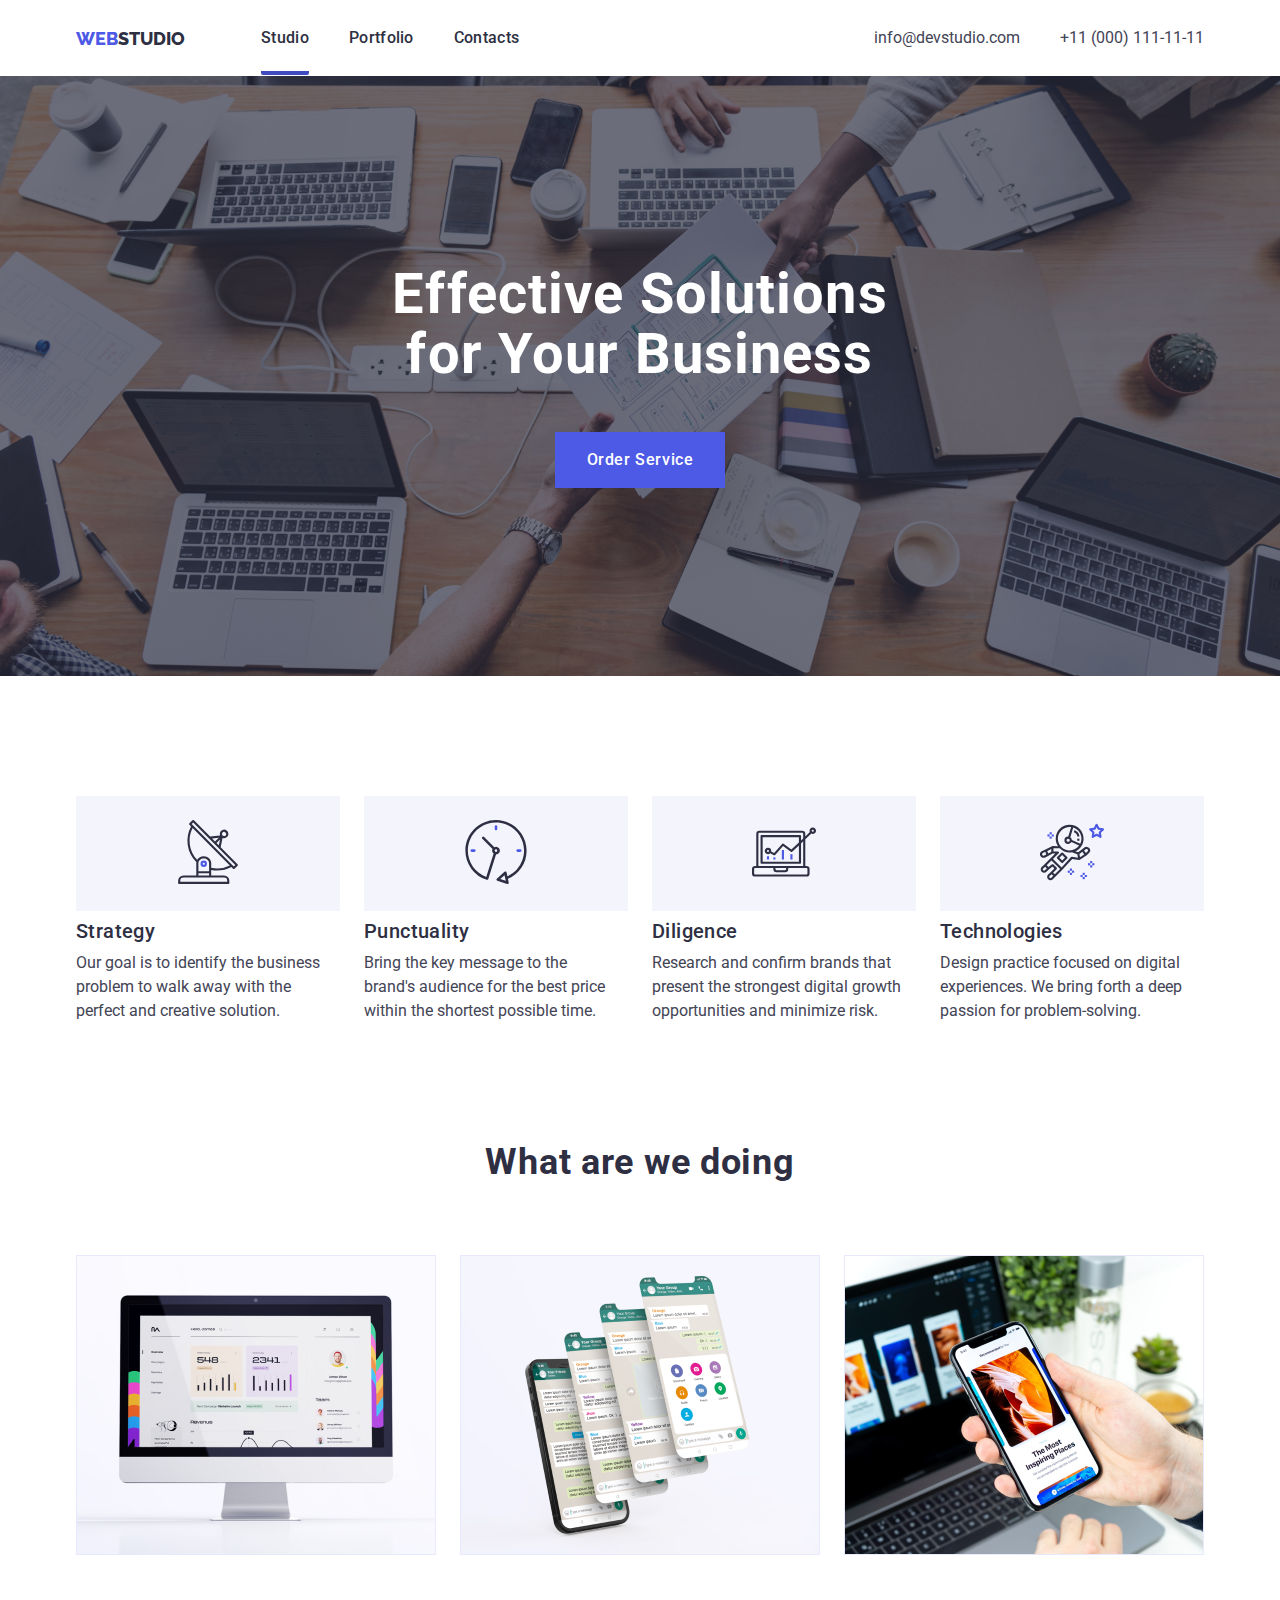
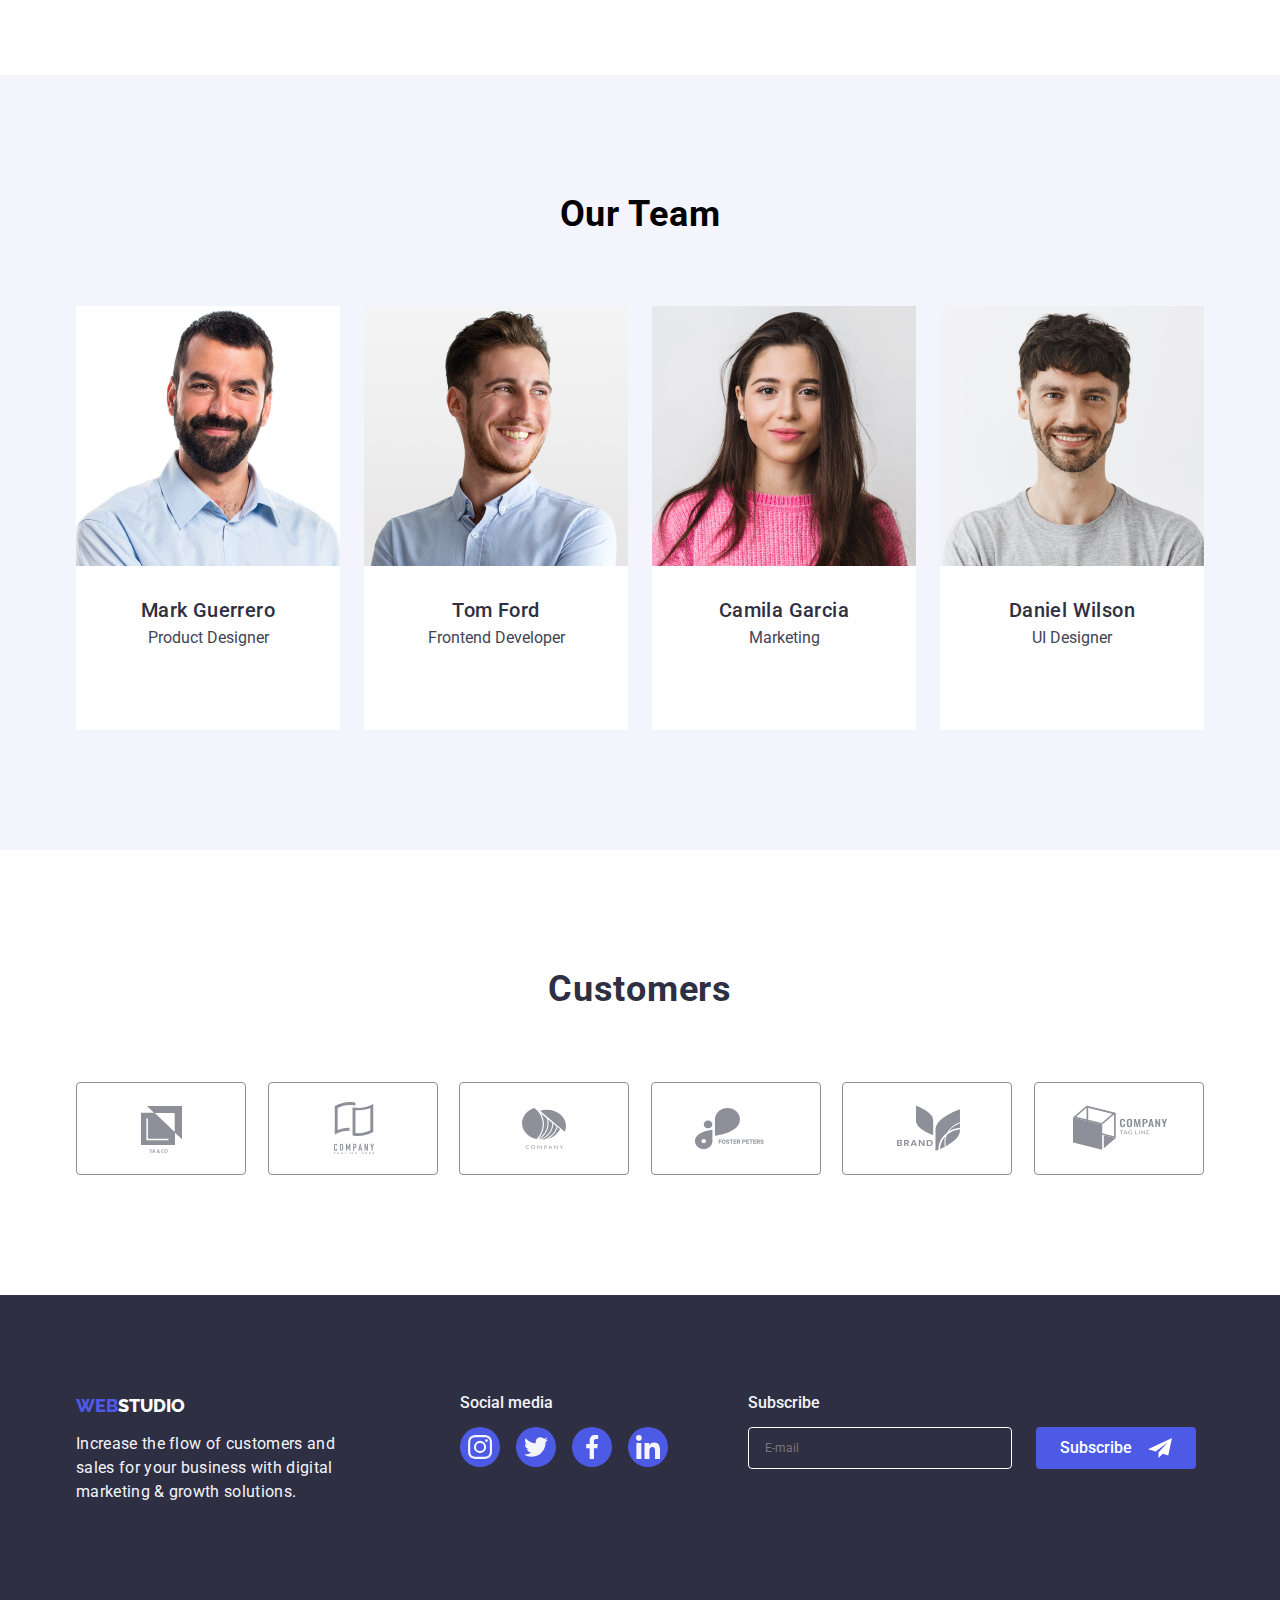
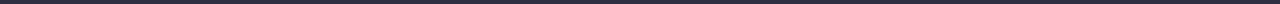
<file: index.html>
<!DOCTYPE html>
<html lang="en">
  <head>
    <meta charset="UTF-8" />
    <meta name="viewport" content="width=device-width, initial-scale=1.0" />
    <link rel="preconnect" href="https://fonts.googleapis.com" />
    <link rel="preconnect" href="https://fonts.gstatic.com" crossorigin />
    <link
      href="https://fonts.googleapis.com/css2?family=Raleway:ital,wght@0,800;1,800&family=Roboto:wght@400;500;700&display=swap"
      rel="stylesheet"
    />
    <link rel="stylesheet" type="text/css" href="styles/main.css" />
    <title>WebStudio</title>
  </head>
  <body>
    <div id="burgerMenu" class="overlay-burger">
      <a href="#" class="close-burger">
        <svg
          width="8"
          height="8"
          fill="none"
          xmlns="http://www.w3.org/2000/svg"
        >
          <path
            d="M8 .806 7.194 0 4 3.194.806 0 0 .806 3.194 4 0 7.194.806 8 4 4.806 7.194 8 8 7.194 4.806 4 8 .806z"
            fill="#2E2F42"
          />
        </svg>
      </a>
      <div class="overlay-content flex">
        <div class="burger-menu-links">
          <a href="index.html" class="burger-menu__link">Studio</a>
          <a href="portfolio.html" class="burger-menu__link">Portfolio</a>
          <a href="#!" class="burger-menu__link">Contacts</a>
        </div>
        <div class="burger-menu-contact-methods">
          <div class="tel-mail flex">
            <a href="tel:+110001111111" class="burger-menu__tel"
              >+11 (000) 111-11-11</a
            >
            <a href="mailto:info@devstudio.com" class="burger-menu__mail"
              >info@devstudio.com</a
            >
          </div>

          <ul class="burger-socials-list flex">
            <li class="burger-socials__item">
              <a href="#!" class="burger-socials__link">
                <svg
                  width="16"
                  height="16"
                  fill="none"
                  xmlns="http://www.w3.org/2000/svg"
                >
                  <g clip-path="url(#a)" fill="#F4F4FD">
                    <path
                      d="M15.984 4.704c-.037-.85-.175-1.435-.372-1.941a3.905 3.905 0 0 0-.925-1.419 3.938 3.938 0 0 0-1.416-.922c-.51-.197-1.09-.335-1.94-.372C10.473.01 10.2 0 8.03 0 5.857 0 5.585.01 4.732.047c-.85.037-1.434.175-1.94.372a3.904 3.904 0 0 0-1.42.925A3.94 3.94 0 0 0 .45 2.76C.253 3.27.116 3.85.078 4.7c-.04.857-.05 1.13-.05 3.301 0 2.173.01 2.445.047 3.298.037.85.175 1.435.372 1.941.203.538.519 1.019.925 1.42.4.405.885.721 1.416.921.51.197 1.09.335 1.941.372.853.038 1.125.047 3.298.047 2.172 0 2.444-.01 3.297-.047.85-.037 1.435-.175 1.941-.372a4.093 4.093 0 0 0 2.341-2.34c.197-.51.335-1.092.372-1.942.038-.853.047-1.125.047-3.297 0-2.173-.003-2.445-.04-3.298Zm-1.44 6.532c-.035.782-.166 1.204-.276 1.485a2.655 2.655 0 0 1-1.519 1.52c-.281.109-.706.24-1.484.274-.844.038-1.097.047-3.232.047-2.135 0-2.391-.01-3.232-.047-.782-.034-1.204-.165-1.485-.275a2.462 2.462 0 0 1-.919-.597 2.487 2.487 0 0 1-.597-.919c-.11-.281-.24-.706-.275-1.484-.037-.844-.047-1.098-.047-3.232 0-2.135.01-2.391.047-3.232.035-.782.166-1.203.275-1.485.128-.347.332-.662.6-.919.26-.265.572-.469.92-.597.28-.11.706-.24 1.484-.275.844-.037 1.097-.047 3.232-.047 2.138 0 2.39.01 3.232.047.781.035 1.203.166 1.484.275.347.128.663.332.92.597.265.26.468.572.596.92.11.28.241.706.275 1.484.038.844.047 1.097.047 3.232 0 2.135-.009 2.385-.046 3.229Z"
                    />
                    <path
                      d="M8.03 3.891a4.111 4.111 0 0 0 0 8.22 4.111 4.111 0 0 0 0-8.22Zm0 6.777a2.667 2.667 0 1 1 0-5.334 2.667 2.667 0 0 1 0 5.334ZM13.262 3.729a.96.96 0 1 1-1.92 0 .96.96 0 0 1 1.92 0Z"
                    />
                  </g>
                  <defs>
                    <clipPath>
                      <path fill="#fff" d="M0 0h16v16H0z" />
                    </clipPath>
                  </defs>
                </svg>
              </a>
            </li>
            <li class="burger-socials__item">
              <a href="#!" class="burger-socials__link">
                <svg
                  width="16"
                  height="16"
                  fill="none"
                  xmlns="http://www.w3.org/2000/svg"
                >
                  <g clip-path="url(#a)">
                    <path
                      d="M16 3.039a6.839 6.839 0 0 1-1.89.518 3.262 3.262 0 0 0 1.443-1.813 6.555 6.555 0 0 1-2.08.794A3.28 3.28 0 0 0 7.799 4.78c0 .26.022.51.076.748a9.284 9.284 0 0 1-6.761-3.431 3.285 3.285 0 0 0 1.008 4.384A3.24 3.24 0 0 1 .64 6.078v.036a3.295 3.295 0 0 0 2.628 3.223 3.274 3.274 0 0 1-.86.108 2.9 2.9 0 0 1-.621-.056 3.311 3.311 0 0 0 3.065 2.285 6.59 6.59 0 0 1-4.067 1.399c-.269 0-.527-.012-.785-.045A9.234 9.234 0 0 0 5.032 14.5c6.036 0 9.336-5 9.336-9.334 0-.145-.005-.285-.012-.424A6.544 6.544 0 0 0 16 3.039Z"
                      fill="#F4F4FD"
                    />
                  </g>
                  <defs>
                    <clipPath>
                      <path fill="#fff" d="M0 0h16v16H0z" />
                    </clipPath>
                  </defs>
                </svg>
              </a>
            </li>
            <li class="burger-socials__item">
              <a href="#!" class="burger-socials__link">
                <svg
                  width="16"
                  height="16"
                  fill="none"
                  xmlns="http://www.w3.org/2000/svg"
                >
                  <g clip-path="url(#a)">
                    <path
                      d="M10.665 2.657h1.46V.113A18.862 18.862 0 0 0 9.997 0C7.891 0 6.45 1.325 6.45 3.76V6H4.125v2.844h2.324V16h2.849V8.845h2.23L11.882 6H9.297V4.04c.001-.822.222-1.384 1.368-1.384Z"
                      fill="#F4F4FD"
                    />
                  </g>
                  <defs>
                    <clipPath>
                      <path fill="#fff" d="M0 0h16v16H0z" />
                    </clipPath>
                  </defs>
                </svg>
              </a>
            </li>
            <li class="burger-socials__item">
              <a href="#!" class="burger-socials__link">
                <svg
                  width="16"
                  height="16"
                  fill="none"
                  xmlns="http://www.w3.org/2000/svg"
                >
                  <g clip-path="url(#a)" fill="#F4F4FD">
                    <path
                      d="M15.996 16H16V10.13c0-2.87-.618-5.082-3.974-5.082-1.613 0-2.696.886-3.138 1.725h-.047V5.317H5.66V16h3.314V10.71c0-1.393.264-2.74 1.988-2.74 1.7 0 1.725 1.59 1.725 2.83V16h3.31ZM.264 5.318h3.317V16H.264V5.318ZM1.921 0C.861 0 0 .86 0 1.92c0 1.06.86 1.94 1.921 1.94s1.922-.88 1.922-1.94C3.842.861 2.98 0 1.92 0Z"
                    />
                  </g>
                  <defs>
                    <clipPath>
                      <path fill="#fff" d="M0 0h16v16H0z" />
                    </clipPath>
                  </defs>
                </svg>
              </a>
            </li>
          </ul>
        </div>
      </div>
    </div>
    <header class="header">
      <div class="container flex">
        <div class="header-navigation flex">
          <a href="index.html" class="header__logo logo">
            <span class="header__logo-highlighted">Web</span>Studio
          </a>
          <nav class="header__nav">
            <ul class="header-nav__list flex">
              <li class="header-nav__item">
                <a href="index.html" class="header-nav__link">Studio</a>
              </li>
              <li class="header-nav__item">
                <a href="portfolio.html" class="header-nav__link">Portfolio</a>
              </li>
              <li class="header-nav__item">
                <a href="#!" class="header-nav__link">Contacts</a>
              </li>
            </ul>
          </nav>
        </div>
        <div class="burger">
          <button class="open-burger">
            <svg
              width="32"
              height="22"
              viewBox="0 0 32 22"
              fill="none"
              xmlns="http://www.w3.org/2000/svg"
            >
              <g clip-path="url(#clip0_297053_2156)">
                <path
                  d="M1.34766 20.0431H30.8861M1.34766 10.7354H30.8861M1.34766 1.42773H30.8861"
                  stroke="#2E2F42"
                  stroke-width="3"
                  stroke-linecap="round"
                  stroke-linejoin="round"
                />
              </g>
              <defs>
                <clipPath id="clip0_297053_2156">
                  <rect width="32" height="22" fill="white" />
                </clipPath>
              </defs>
            </svg>
          </button>
        </div>
        <div class="header-info flex">
          <a href="mailto:info@devstudio.com" class="header__mail"
            >info@devstudio.com</a
          >
          <a href="tel:+110001111111" class="header__tel"
            >+11 (000) 111-11-11</a
          >
        </div>
      </div>
    </header>

    <main class="main">
      <section class="hero">
        <div id="modal" class="modal">
          <div class="modal-content">
            <div class="close-wrapper">
              <span id="closeModalBtn" class="close">&times;</span>
            </div>
            <h2 class="modal__title">
              Leave your contacts and we will call you back
            </h2>
            <form class="modal-form" id="modalForm">
              <p class="modal-form-input__name">Name</p>
              <label for="name" class="modal-form__label">
                <svg
                  width="18"
                  height="18"
                  viewBox="0 0 18 18"
                  fill="none"
                  xmlns="http://www.w3.org/2000/svg"
                  class="modal-form-input__icon"
                >
                  <g clip-path="url(#clip0_660340_1527)">
                    <path
                      d="M9 9C10.6575 9 12 7.6575 12 6C12 4.3425 10.6575 3 9 3C7.3425 3 6 4.3425 6 6C6 7.6575 7.3425 9 9 9ZM9 10.5C6.9975 10.5 3 11.505 3 13.5V14.25C3 14.6625 3.3375 15 3.75 15H14.25C14.6625 15 15 14.6625 15 14.25V13.5C15 11.505 11.0025 10.5 9 10.5Z"
                      fill="#2E2F42"
                    />
                  </g>
                  <defs>
                    <clipPath id="clip0_660340_1527">
                      <rect width="18" height="18" fill="white" />
                    </clipPath>
                  </defs>
                </svg>
                <input
                  id="name"
                  name="name"
                  type="text"
                  required
                  class="modal-form__input"
                />
              </label>
              <p class="modal-form-input__name">Phone</p>
              <label for="phone" class="modal-form__label">
                <svg
                  width="18"
                  height="24"
                  fill="none"
                  xmlns="http://www.w3.org/2000/svg"
                  class="modal-form-input__icon"
                >
                  <g clip-path="url(#a)">
                    <path
                      d="m14.726 13.865-1.838-.21a1.441 1.441 0 0 0-1.187.413l-1.331 1.331A10.888 10.888 0 0 1 5.6 10.63l1.34-1.339a1.44 1.44 0 0 0 .412-1.186l-.21-1.824A1.448 1.448 0 0 0 5.702 5H4.45c-.818 0-1.498.68-1.447 1.498.383 6.18 5.326 11.116 11.499 11.5.818.05 1.498-.63 1.498-1.448v-1.252a1.434 1.434 0 0 0-1.274-1.433z"
                      fill="#2E2F42"
                    />
                  </g>
                  <defs>
                    <clipPath id="a">
                      <path fill="#fff" d="M0 0h18v24H0z" />
                    </clipPath>
                  </defs>
                </svg>
                <input
                  id="phone"
                  name="phone"
                  type="tel"
                  required
                  class="modal-form__input"
                />
              </label>
              <p class="modal-form-input__name">Email</p>
              <label for="email" class="modal-form__label">
                <svg
                  width="18"
                  height="24"
                  fill="none"
                  xmlns="http://www.w3.org/2000/svg"
                  class="modal-form-input__icon"
                >
                  <g clip-path="url(#a)">
                    <path
                      d="M15 6H3c-.825 0-1.492.675-1.492 1.5l-.008 9c0 .825.675 1.5 1.5 1.5h12c.825 0 1.5-.675 1.5-1.5v-9c0-.825-.675-1.5-1.5-1.5zm-.3 3.188-5.302 3.314a.759.759 0 0 1-.796 0L3.3 9.188a.637.637 0 1 1 .675-1.08L9 11.25l5.025-3.143a.637.637 0 1 1 .675 1.08z"
                      fill="#2E2F42"
                    />
                  </g>
                  <defs>
                    <clipPath id="a">
                      <path fill="#fff" d="M0 0h18v24H0z" />
                    </clipPath>
                  </defs>
                </svg>
                <input
                  id="email"
                  name="email"
                  type="email"
                  required
                  class="modal-form__input"
                />
              </label>
              <p class="modal-form-input__name">Comment</p>
              <textarea
                name="comment"
                id="comment"
                class="modal-form__textarea"
                placeholder="Text input"
              ></textarea>
              <label for="privacy" class="modal-form__checkbox">
                <input type="checkbox" id="privacy" name="privacy" required />
                <p class="privacy-text">
                  I accept the terms and conditions of the
                  <a href="#!" class="privacy__link">Privacy Policy</a>
                </p>
              </label>
              <button class="modal-form__button" type="submit">Send</button>
            </form>
          </div>
        </div>
        <div class="overlay">
          <div class="container">
            <h1 class="hero__title">Effective Solutions for Your Business</h1>
            <button class="hero__button" type="button" id="openModalBtn">
              Order Service
            </button>
          </div>
        </div>
      </section>
      <section class="benefits">
        <div class="container">
          <ul class="benefits-list grid">
            <li class="benefits__item">
              <div class="benefits__card">
                <div class="benefits-card__icon">
                  <svg
                    width="64"
                    height="64"
                    viewBox="0 0 64 64"
                    fill="none"
                    xmlns="http://www.w3.org/2000/svg"
                  >
                    <path
                      d="M61.546 44.195 44.66 27.185l1.874-9.23c.484.188.998.287 1.517.29h.014a4.318 4.318 0 1 0-4.017-2.87l-9.92 1.21L17.945.32a1.066 1.066 0 0 0-.753-.32c-.28.001-.548.113-.747.31L13.42 3.318a1.067 1.067 0 0 0 0 1.509l1.628 1.65a29.885 29.885 0 0 0 5.04 35.327c.084.081.183.147.291.195-.068.36-.103.726-.105 1.093v12.374h-12.8A5.34 5.34 0 0 0 2.14 60.8v2.133c.001.59.48 1.067 1.068 1.067h49.067c.589 0 1.066-.478 1.066-1.067V60.8a5.34 5.34 0 0 0-5.332-5.333h-12.8v-5.484c2.005.42 4.048.635 6.097.64a29.7 29.7 0 0 0 14.08-3.567l1.637 1.646c.198.202.47.318.753.32.28-.002.548-.113.746-.31l3.026-3.009a1.067 1.067 0 0 0 0-1.508zM46.56 12.466a2.133 2.133 0 1 1 1.503 3.646h-.006a2.133 2.133 0 0 1-1.493-3.646h-.004zm-2.511 7.01-1.198 5.89-2.351-2.364 3.549-3.527zm-1.213-1.805-3.84 3.82-2.97-2.988 6.81-.83zm5.171 39.93a3.2 3.2 0 0 1 3.2 3.2v1.067H4.275V60.8a3.2 3.2 0 0 1 3.2-3.2h40.533zm-14.933-4.267v2.134H22.408v-2.134h10.667zM22.408 51.2v-8.107c0-2.587 2.393-4.693 5.333-4.693 2.942 0 5.335 2.106 5.335 4.693V51.2H22.408zm12.8-3.392v-4.715c0-3.764-3.35-6.826-7.466-6.826a7.6 7.6 0 0 0-6.563 3.572 27.74 27.74 0 0 1-4.558-31.775l37.204 37.417a27.642 27.642 0 0 1-18.618 2.326zm22.578-1.368-1.503-1.51L17.181 5.59 15.673 4.08l1.51-1.505 15.87 15.96c.007 0 .011.013.019.019L59.3 44.936l-1.514 1.504z"
                      fill="#2E2F42"
                    />
                    <path
                      d="M27.751 40.533h-.008a3.2 3.2 0 0 0-.01 6.4h.01a3.2 3.2 0 0 0 .01-6.4zm.748 3.957a1.067 1.067 0 0 1-1.818-.762 1.068 1.068 0 0 1 1.062-1.061 1.067 1.067 0 0 1 .746 1.823h.01z"
                      fill="#4D5AE5"
                    />
                  </svg>
                </div>
                <h2 class="benefits-card__title">Strategy</h2>
                <p class="benefits-card__descr">
                  Our goal is to identify the business problem to walk away with
                  the perfect and creative solution.
                </p>
              </div>
            </li>
            <li class="benefits__item">
              <div class="benefits__card">
                <div class="benefits-card__icon">
                  <svg
                    width="64"
                    height="64"
                    viewBox="0 0 64 64"
                    fill="none"
                    xmlns="http://www.w3.org/2000/svg"
                  >
                    <g clip-path="url(#clip0_297080_1787)">
                      <path
                        d="M62.593 30.603C62.59 13.698 48.883-.003 31.978 0 15.073.003 1.372 13.71 1.375 30.616a30.61 30.61 0 0 0 21.299 29.152c.12.038.247.058.373.057a1.35 1.35 0 0 0 .685-.187c.27-.16.472-.414.567-.713l7.729-24.5a3.826 3.826 0 1 0-1.68-7.27L20.136 16.942a1.275 1.275 0 0 0-1.803 1.804L28.54 28.964a3.752 3.752 0 0 0 1.073 4.618l-7.365 23.346C7.692 51.566.24 35.42 5.6 20.864 10.964 6.31 27.11-1.145 41.666 4.217 56.22 9.58 63.673 25.726 58.31 40.281a28.087 28.087 0 0 1-14.923 15.948l-.796-3.75a1.275 1.275 0 0 0-2.095-.686l-7.674 6.851a1.275 1.275 0 0 0 .463 2.168l9.797 3.128a1.275 1.275 0 0 0 1.638-1.48l-.782-3.677a30.51 30.51 0 0 0 18.657-28.177zm-30.609-1.276a1.276 1.276 0 1 1 0 2.552 1.276 1.276 0 0 1 0-2.553zm4.201 29.728 4.368-3.896 1.206 5.68-5.575-1.785z"
                        fill="#2E2F42"
                      />
                      <path
                        d="M30.71 6.37v2.55a1.275 1.275 0 1 0 2.55 0V6.37a1.276 1.276 0 0 0-2.55 0z"
                        fill="#4D5AE5"
                      />
                      <path
                        d="M7.752 29.327a1.275 1.275 0 0 0 0 2.55h2.55a1.275 1.275 0 1 0 0-2.55h-2.55z"
                        fill="#4D5AE5"
                      />
                      <path
                        d="M56.216 31.878a1.275 1.275 0 1 0 0-2.55h-2.55a1.276 1.276 0 0 0 0 2.55h2.55z"
                        fill="#4D5AE5"
                      />
                    </g>
                    <defs>
                      <clipPath id="clip0_297080_1787">
                        <rect width="64" height="64" fill="white" />
                      </clipPath>
                    </defs>
                  </svg>
                </div>
                <h2 class="benefits-card__title">Punctuality</h2>
                <p class="benefits-card__descr">
                  Bring the key message to the <br />
                  brand's audience for the best price within the shortest
                  possible time.
                </p>
              </div>
            </li>
            <li class="benefits__item">
              <div class="benefits__card">
                <div class="benefits-card__icon">
                  <svg
                    width="64"
                    height="64"
                    viewBox="0 0 64 64"
                    fill="none"
                    xmlns="http://www.w3.org/2000/svg"
                  >
                    <g clip-path="url(#clip0_297080_1794)">
                      <path
                        d="M29.851 29.93h2.133v9.594h-2.132V29.93z"
                        fill="#4D5AE5"
                      />
                      <path
                        d="M38.38 34.194h2.132v5.33H38.38v-5.33z"
                        fill="#4D5AE5"
                      />
                      <path
                        d="M21.322 37.392h2.132v2.132h-2.132v-2.132z"
                        fill="#4D5AE5"
                      />
                      <path
                        d="M14.925 36.326h2.133v3.198h-2.133v-3.198z"
                        fill="#4D5AE5"
                      />
                      <path
                        d="M3.198 56.582h51.174a3.198 3.198 0 0 0 3.198-3.198v-4.265a3.198 3.198 0 0 0-3.199-3.2h-1.065V19.335l6.056-5.736a3.216 3.216 0 1 0-1.492-1.526l-4.563 4.325v-2.46a3.198 3.198 0 0 0-3.198-3.198H7.463a3.198 3.198 0 0 0-3.199 3.198V45.92H3.198A3.198 3.198 0 0 0 0 49.12v4.264a3.198 3.198 0 0 0 3.198 3.198zm57.57-46.909a1.066 1.066 0 1 1 0 2.133 1.066 1.066 0 0 1 0-2.133zM6.397 13.938c0-.59.477-1.066 1.066-1.066h42.644c.589 0 1.066.477 1.066 1.066v4.477l-2.132 2.026v-4.37c0-.589-.476-1.066-1.065-1.066H9.595c-.589 0-1.066.477-1.066 1.066v26.653c-.001.588.476 1.066 1.065 1.066h38.38c.589-.001 1.066-.479 1.066-1.068V23.375l2.133-2.02V45.92H6.397V13.939zm9.595 13.86a3.198 3.198 0 1 0 2.214 5.496l3.706 1.86c.43.215.953.114 1.273-.246l7.877-8.863 7.744 5.803c.416.311.996.278 1.372-.079l6.73-6.376v16.262H10.662v-24.52H46.91v5.32L39.365 29.6l-7.81-5.854a1.067 1.067 0 0 0-1.435.144l-7.985 8.985-2.986-1.493c.021-.128.035-.257.04-.387a3.2 3.2 0 0 0-3.198-3.198zm1.066 3.197a1.066 1.066 0 1 1-2.133 0 1.066 1.066 0 0 1 2.133 0zm6.396 17.058h10.662v1.066c0 .588-.478 1.065-1.067 1.065h-8.53a1.066 1.066 0 0 1-1.066-1.066v-1.067zM2.132 49.12c0-.59.478-1.067 1.066-1.067h18.124v1.066a3.198 3.198 0 0 0 3.198 3.198h8.53a3.198 3.198 0 0 0 3.198-3.199v-1.067H54.37c.59 0 1.068.477 1.068 1.066v4.264c0 .588-.478 1.066-1.067 1.066H3.2a1.066 1.066 0 0 1-1.066-1.066v-4.265z"
                        fill="#2E2F42"
                      />
                    </g>
                    <defs>
                      <clipPath id="clip0_297080_1794">
                        <rect width="64" height="64" fill="white" />
                      </clipPath>
                    </defs>
                  </svg>
                </div>
                <h2 class="benefits-card__title">Diligence</h2>
                <p class="benefits-card__descr">
                  Research and confirm brands that present the strongest digital
                  growth opportunities and minimize risk.
                </p>
              </div>
            </li>
            <li class="benefits__item">
              <div class="benefits__card">
                <div class="benefits-card__icon">
                  <svg
                    width="64"
                    height="64"
                    viewBox="0 0 64 64"
                    fill="none"
                    xmlns="http://www.w3.org/2000/svg"
                  >
                    <path
                      d="M63.948 9.048a1.068 1.068 0 0 0-.86-.725l-3.822-.556-1.71-3.462c-.358-.73-1.554-.73-1.912 0l-1.71 3.462-3.82.556a1.067 1.067 0 0 0-.592 1.819l2.766 2.695-.653 3.806c-.068.4.096.804.424 1.043.332.241.765.271 1.124.081L56.6 15.97l3.418 1.797a1.068 1.068 0 0 0 1.547-1.124l-.652-3.806 2.766-2.695a1.07 1.07 0 0 0 .268-1.094zm-4.926 2.654c-.25.244-.366.598-.306.944l.382 2.228-2-1.051a1.064 1.064 0 0 0-.995 0l-2.001 1.051.381-2.228a1.068 1.068 0 0 0-.306-.944l-1.62-1.579 2.238-.325c.348-.05.647-.269.803-.583l1-2.027L57.6 9.215c.155.314.455.533.803.583l2.237.325-1.618 1.58z"
                      fill="#4D5AE5"
                    />
                    <path
                      d="M52.267 41.044h-2.133v2.134h2.133v-2.134z"
                      fill="#4D5AE5"
                    />
                    <path
                      d="M52.267 45.311h-2.133v2.135h2.133V45.31z"
                      fill="#4D5AE5"
                    />
                    <path
                      d="M54.4 43.178h-2.133v2.133H54.4V43.18z"
                      fill="#4D5AE5"
                    />
                    <path
                      d="M50.134 43.178H48v2.133h2.134V43.18z"
                      fill="#4D5AE5"
                    />
                    <path
                      d="M44.8 52.778h-2.133v2.133H44.8V52.78z"
                      fill="#4D5AE5"
                    />
                    <path
                      d="M44.8 57.045h-2.133v2.133H44.8v-2.133z"
                      fill="#4D5AE5"
                    />
                    <path
                      d="M46.934 54.911H44.8v2.135h2.134V54.91z"
                      fill="#4D5AE5"
                    />
                    <path
                      d="M42.667 54.911h-2.134v2.135h2.134V54.91z"
                      fill="#4D5AE5"
                    />
                    <path
                      d="M32 48.511h-2.133v2.135H32V48.51z"
                      fill="#4D5AE5"
                    />
                    <path
                      d="M32 52.778h-2.133v2.133H32V52.78z"
                      fill="#4D5AE5"
                    />
                    <path
                      d="M34.133 50.645H32v2.133h2.133v-2.133z"
                      fill="#4D5AE5"
                    />
                    <path
                      d="M29.867 50.645h-2.134v2.133h2.134v-2.133z"
                      fill="#4D5AE5"
                    />
                    <path
                      d="M11.733 12.244H9.6v2.133h2.133v-2.133z"
                      fill="#4D5AE5"
                    />
                    <path
                      d="M11.733 16.51H9.6v2.134h2.133v-2.133z"
                      fill="#4D5AE5"
                    />
                    <path
                      d="M13.866 14.377h-2.133v2.134h2.133v-2.133z"
                      fill="#4D5AE5"
                    />
                    <path
                      d="M9.6 14.377H7.466v2.134H9.6v-2.133z"
                      fill="#4D5AE5"
                    />
                    <path
                      d="M49.43 28.319a3.548 3.548 0 0 0-2.377-1.41 3.553 3.553 0 0 0-2.68.704l-2.503 1.919h-.001l-3.797 2.835-2.715-1.082c4.842-2.172 8.227-7.016 8.227-12.64C43.585 11 37.34 4.78 29.663 4.78S15.74 11 15.74 18.645c0 2.771.83 5.348 2.24 7.517l-5.527-.048h-.01c-.017 0-.03.009-.047.01-.105.004-.209.025-.31.062-.026.01-.052.014-.077.026-.014.006-.026.007-.04.013l-6.465 3.193c-.001-.001-.002-.001-.002 0l-3.787 1.82a.82.82 0 0 0-.126.07 3.56 3.56 0 0 0-1.197 4.592 3.55 3.55 0 0 0 2.112 1.778 3.558 3.558 0 0 0 2.757-.257l2.776-1.476 4.528-2.338 2.714-.018L4.396 44.424s-.002 0-.003.002l-2.677 2.667a3.298 3.298 0 0 0-.98 2.355c0 .89.347 1.727.98 2.357.65.647 1.504.97 2.358.97a3.34 3.34 0 0 0 2.36-.97l2.629-2.618 3.482-2.6 1.801 1.795-3.523 3.508-.003.003-2.678 2.666a3.298 3.298 0 0 0-.98 2.354c0 .89.348 1.727.98 2.358.65.646 1.505.97 2.36.97a3.34 3.34 0 0 0 2.36-.97l2.679-2.667 4.286-4.266c0-.003 0-.004.002-.005l2.019-2-.008-.007c.012-.013.03-.017.043-.031L32.215 38.98l6.942.988a1.052 1.052 0 0 0 .525-.066c.035-.013.066-.03.1-.047.037-.02.078-.03.114-.054l6.427-4.266c.024-.016.036-.042.059-.059.025-.02.057-.028.08-.05l2.544-2.383a3.558 3.558 0 0 0 .424-4.723zm-45.17 7.22c-.346.186-.74.223-1.116.104a1.43 1.43 0 0 1-.425-2.52l2.627-1.264.632 1.849.265.775L4.26 35.54zm6.995-3.655-3.097 1.6-.51-1.493-.367-1.074 4.054-2-.08 2.967zm30.199-13.24c0 1.836-.438 3.568-1.198 5.118l-8.363-3.798a3.722 3.722 0 0 0-1.576-2.776l2.928-9.722c4.755 1.513 8.209 5.95 8.209 11.176zm-23.578 0c0-6.47 5.289-11.735 11.789-11.735.506 0 1 .043 1.49.105l-2.864 9.507c-.037 0-.074-.011-.113-.011a3.744 3.744 0 0 0-3.745 3.734 3.744 3.744 0 0 0 3.745 3.734c1.389 0 2.589-.767 3.236-1.89l7.725 3.51c-2.15 2.893-5.59 4.78-9.473 4.78-6.5 0-11.79-5.264-11.79-11.734zm11.913 1.6c-.001.881-.725 1.6-1.613 1.6a1.608 1.608 0 0 1-1.612-1.6c0-.883.723-1.6 1.612-1.6.888 0 1.612.717 1.612 1.6zM4.929 50.291a1.217 1.217 0 0 1-1.71.002 1.187 1.187 0 0 1 0-1.689l1.925-1.917 1.702 1.695-1.917 1.91zm6.427 7.467a1.216 1.216 0 0 1-1.71 0 1.188 1.188 0 0 1 0-1.688l1.926-1.918.805.801.898.894-1.919 1.91zm6.964-6.938-.003.002-3.53 3.52-.805-.801-.898-.894 3.527-3.512.004-.003c.08-.08.13-.176.18-.27.013-.028.04-.052.052-.08.033-.083.038-.171.05-.258.007-.049.028-.095.028-.145 0-.071-.025-.14-.04-.211-.013-.063-.013-.128-.037-.19-.04-.1-.11-.189-.183-.275-.02-.024-.028-.054-.05-.076l-.003-.005-3.213-3.2c-.034-.034-.078-.048-.116-.077a1.025 1.025 0 0 0-.173-.115.99.99 0 0 0-.187-.065 1.024 1.024 0 0 0-.206-.04 1.035 1.035 0 0 0-.19.01 1.068 1.068 0 0 0-.209.04.987.987 0 0 0-.188.09c-.04.022-.085.03-.122.057l-3.547 2.648-1.801-1.794 4.798-4.773 8.72 8.577-1.854 1.838zm13.638-14.034c-.03-.004-.06.008-.09.006a1.044 1.044 0 0 0-.23.014.983.983 0 0 0-.37.137c-.058.035-.113.074-.165.122-.026.022-.057.033-.08.058l-9.397 10.292-8.656-8.514 5.665-5.636a1.068 1.068 0 0 0-.76-1.822l-4.436.026.054-3.214 6.208.053a13.897 13.897 0 0 0 9.963 4.2c.875 0 1.728-.09 2.559-.244.08.064.159.129.26.17l4.818 1.92.305 1.516.357 1.77-6.006-.854zm8.083.357-.625-3.116 2.892-2.161.758 1.003 1.136 1.509-4.16 2.763zm7.508-5.662-1.676 1.57-1.862-2.473 1.663-1.274c.31-.24.701-.336 1.085-.286.387.054.728.256.96.568.434.584.36 1.398-.17 1.895z"
                      fill="#2E2F42"
                    />
                    <path
                      d="m27.204 37.088-4.286-4.267a1.066 1.066 0 0 0-1.505.001l-4.285 4.268a1.072 1.072 0 0 0 0 1.513l4.285 4.267a1.066 1.066 0 0 0 1.505 0l4.286-4.266a1.067 1.067 0 0 0 0-1.513zm-5.038 3.518-2.773-2.762 2.773-2.761 2.775 2.761-2.774 2.762z"
                      fill="#2E2F42"
                    />
                    <path
                      d="m34.328 10.142-.515 2.071c.142.035 3.476.904 3.476 4.298h2.132c0-4.034-3.331-5.93-5.094-6.368z"
                      fill="#2E2F42"
                    />
                    <path
                      d="M39.422 18.644H37.29v2.134h2.132v-2.134z"
                      fill="#2E2F42"
                    />
                  </svg>
                </div>
                <h2 class="benefits-card__title">Technologies</h2>
                <p class="benefits-card__descr">
                  Design practice focused on digital experiences. We bring forth
                  a deep passion for problem-solving.
                </p>
              </div>
            </li>
          </ul>
        </div>
      </section>
      <section class="activity">
        <div class="container">
          <h2 class="activity__title">What are we doing</h2>
          <div class="activity-photos">
            <img
              src="images/activity/1.jpg"
              alt="Apple iMac"
              class="activity__photo"
              loading="lazy"
            />
            <img
              src="images/activity/2.jpg"
              alt="Iphone"
              class="activity__photo"
              loading="lazy"
            />
            <img
              src="images/activity/3.jpg"
              alt="macbook in the background and iPhone in hand"
              class="activity__photo"
              loading="lazy"
            />
          </div>
        </div>
      </section>
      <section class="team">
        <div class="container">
          <h2 class="team__title">Our Team</h2>
          <ul class="team-list flex">
            <li class="team-list__item">
              <figure class="team-member">
                <img
                  src="images/members/1.jpg"
                  alt="team member"
                  width="264"
                  class="team-member__photo"
                  loading="lazy"
                />
                <figcaption class="team-member-info">
                  <h3 class="team-member__name">Mark Guerrero</h3>
                  <p class="team-member__descr">Product Designer</p>
                  <ul class="member-socials-list flex">
                    <li class="member-socials__item">
                      <a href="#!" class="member-socials__link">
                        <svg
                          width="16"
                          height="16"
                          fill="none"
                          xmlns="http://www.w3.org/2000/svg"
                        >
                          <g clip-path="url(#a)" fill="#F4F4FD">
                            <path
                              d="M15.984 4.704c-.037-.85-.175-1.435-.372-1.941a3.905 3.905 0 0 0-.925-1.419 3.938 3.938 0 0 0-1.416-.922c-.51-.197-1.09-.335-1.94-.372C10.473.01 10.2 0 8.03 0 5.857 0 5.585.01 4.732.047c-.85.037-1.434.175-1.94.372a3.904 3.904 0 0 0-1.42.925A3.94 3.94 0 0 0 .45 2.76C.253 3.27.116 3.85.078 4.7c-.04.857-.05 1.13-.05 3.301 0 2.173.01 2.445.047 3.298.037.85.175 1.435.372 1.941.203.538.519 1.019.925 1.42.4.405.885.721 1.416.921.51.197 1.09.335 1.941.372.853.038 1.125.047 3.298.047 2.172 0 2.444-.01 3.297-.047.85-.037 1.435-.175 1.941-.372a4.093 4.093 0 0 0 2.341-2.34c.197-.51.335-1.092.372-1.942.038-.853.047-1.125.047-3.297 0-2.173-.003-2.445-.04-3.298Zm-1.44 6.532c-.035.782-.166 1.204-.276 1.485a2.655 2.655 0 0 1-1.519 1.52c-.281.109-.706.24-1.484.274-.844.038-1.097.047-3.232.047-2.135 0-2.391-.01-3.232-.047-.782-.034-1.204-.165-1.485-.275a2.462 2.462 0 0 1-.919-.597 2.487 2.487 0 0 1-.597-.919c-.11-.281-.24-.706-.275-1.484-.037-.844-.047-1.098-.047-3.232 0-2.135.01-2.391.047-3.232.035-.782.166-1.203.275-1.485.128-.347.332-.662.6-.919.26-.265.572-.469.92-.597.28-.11.706-.24 1.484-.275.844-.037 1.097-.047 3.232-.047 2.138 0 2.39.01 3.232.047.781.035 1.203.166 1.484.275.347.128.663.332.92.597.265.26.468.572.596.92.11.28.241.706.275 1.484.038.844.047 1.097.047 3.232 0 2.135-.009 2.385-.046 3.229Z"
                            />
                            <path
                              d="M8.03 3.891a4.111 4.111 0 0 0 0 8.22 4.111 4.111 0 0 0 0-8.22Zm0 6.777a2.667 2.667 0 1 1 0-5.334 2.667 2.667 0 0 1 0 5.334ZM13.262 3.729a.96.96 0 1 1-1.92 0 .96.96 0 0 1 1.92 0Z"
                            />
                          </g>
                          <defs>
                            <clipPath>
                              <path fill="#fff" d="M0 0h16v16H0z" />
                            </clipPath>
                          </defs>
                        </svg>
                      </a>
                    </li>
                    <li class="member-socials__item">
                      <a href="#!" class="member-socials__link">
                        <svg
                          width="16"
                          height="16"
                          fill="none"
                          xmlns="http://www.w3.org/2000/svg"
                        >
                          <g clip-path="url(#a)">
                            <path
                              d="M16 3.039a6.839 6.839 0 0 1-1.89.518 3.262 3.262 0 0 0 1.443-1.813 6.555 6.555 0 0 1-2.08.794A3.28 3.28 0 0 0 7.799 4.78c0 .26.022.51.076.748a9.284 9.284 0 0 1-6.761-3.431 3.285 3.285 0 0 0 1.008 4.384A3.24 3.24 0 0 1 .64 6.078v.036a3.295 3.295 0 0 0 2.628 3.223 3.274 3.274 0 0 1-.86.108 2.9 2.9 0 0 1-.621-.056 3.311 3.311 0 0 0 3.065 2.285 6.59 6.59 0 0 1-4.067 1.399c-.269 0-.527-.012-.785-.045A9.234 9.234 0 0 0 5.032 14.5c6.036 0 9.336-5 9.336-9.334 0-.145-.005-.285-.012-.424A6.544 6.544 0 0 0 16 3.039Z"
                              fill="#F4F4FD"
                            />
                          </g>
                          <defs>
                            <clipPath>
                              <path fill="#fff" d="M0 0h16v16H0z" />
                            </clipPath>
                          </defs>
                        </svg>
                      </a>
                    </li>
                    <li class="member-socials__item">
                      <a href="#!" class="member-socials__link">
                        <svg
                          width="16"
                          height="16"
                          fill="none"
                          xmlns="http://www.w3.org/2000/svg"
                        >
                          <g clip-path="url(#a)">
                            <path
                              d="M10.665 2.657h1.46V.113A18.862 18.862 0 0 0 9.997 0C7.891 0 6.45 1.325 6.45 3.76V6H4.125v2.844h2.324V16h2.849V8.845h2.23L11.882 6H9.297V4.04c.001-.822.222-1.384 1.368-1.384Z"
                              fill="#F4F4FD"
                            />
                          </g>
                          <defs>
                            <clipPath>
                              <path fill="#fff" d="M0 0h16v16H0z" />
                            </clipPath>
                          </defs>
                        </svg>
                      </a>
                    </li>
                    <li class="member-socials__item">
                      <a href="#!" class="member-socials__link">
                        <svg
                          width="16"
                          height="16"
                          fill="none"
                          xmlns="http://www.w3.org/2000/svg"
                        >
                          <g clip-path="url(#a)" fill="#F4F4FD">
                            <path
                              d="M15.996 16H16V10.13c0-2.87-.618-5.082-3.974-5.082-1.613 0-2.696.886-3.138 1.725h-.047V5.317H5.66V16h3.314V10.71c0-1.393.264-2.74 1.988-2.74 1.7 0 1.725 1.59 1.725 2.83V16h3.31ZM.264 5.318h3.317V16H.264V5.318ZM1.921 0C.861 0 0 .86 0 1.92c0 1.06.86 1.94 1.921 1.94s1.922-.88 1.922-1.94C3.842.861 2.98 0 1.92 0Z"
                            />
                          </g>
                          <defs>
                            <clipPath>
                              <path fill="#fff" d="M0 0h16v16H0z" />
                            </clipPath>
                          </defs>
                        </svg>
                      </a>
                    </li>
                  </ul>
                </figcaption>
              </figure>
            </li>
            <li class="team-list__item">
              <figure class="team-member">
                <img
                  src="images/members/2.jpg"
                  alt="team member"
                  width="264"
                  class="team-member__photo"
                  loading="lazy"
                />
                <figcaption class="team-member-info">
                  <h3 class="team-member__name">Tom Ford</h3>
                  <p class="team-member__descr">Frontend Developer</p>
                  <ul class="member-socials-list flex">
                    <li class="member-socials__item">
                      <a href="#!" class="member-socials__link">
                        <svg
                          width="16"
                          height="16"
                          fill="none"
                          xmlns="http://www.w3.org/2000/svg"
                        >
                          <g clip-path="url(#a)" fill="#F4F4FD">
                            <path
                              d="M15.984 4.704c-.037-.85-.175-1.435-.372-1.941a3.905 3.905 0 0 0-.925-1.419 3.938 3.938 0 0 0-1.416-.922c-.51-.197-1.09-.335-1.94-.372C10.473.01 10.2 0 8.03 0 5.857 0 5.585.01 4.732.047c-.85.037-1.434.175-1.94.372a3.904 3.904 0 0 0-1.42.925A3.94 3.94 0 0 0 .45 2.76C.253 3.27.116 3.85.078 4.7c-.04.857-.05 1.13-.05 3.301 0 2.173.01 2.445.047 3.298.037.85.175 1.435.372 1.941.203.538.519 1.019.925 1.42.4.405.885.721 1.416.921.51.197 1.09.335 1.941.372.853.038 1.125.047 3.298.047 2.172 0 2.444-.01 3.297-.047.85-.037 1.435-.175 1.941-.372a4.093 4.093 0 0 0 2.341-2.34c.197-.51.335-1.092.372-1.942.038-.853.047-1.125.047-3.297 0-2.173-.003-2.445-.04-3.298Zm-1.44 6.532c-.035.782-.166 1.204-.276 1.485a2.655 2.655 0 0 1-1.519 1.52c-.281.109-.706.24-1.484.274-.844.038-1.097.047-3.232.047-2.135 0-2.391-.01-3.232-.047-.782-.034-1.204-.165-1.485-.275a2.462 2.462 0 0 1-.919-.597 2.487 2.487 0 0 1-.597-.919c-.11-.281-.24-.706-.275-1.484-.037-.844-.047-1.098-.047-3.232 0-2.135.01-2.391.047-3.232.035-.782.166-1.203.275-1.485.128-.347.332-.662.6-.919.26-.265.572-.469.92-.597.28-.11.706-.24 1.484-.275.844-.037 1.097-.047 3.232-.047 2.138 0 2.39.01 3.232.047.781.035 1.203.166 1.484.275.347.128.663.332.92.597.265.26.468.572.596.92.11.28.241.706.275 1.484.038.844.047 1.097.047 3.232 0 2.135-.009 2.385-.046 3.229Z"
                            />
                            <path
                              d="M8.03 3.891a4.111 4.111 0 0 0 0 8.22 4.111 4.111 0 0 0 0-8.22Zm0 6.777a2.667 2.667 0 1 1 0-5.334 2.667 2.667 0 0 1 0 5.334ZM13.262 3.729a.96.96 0 1 1-1.92 0 .96.96 0 0 1 1.92 0Z"
                            />
                          </g>
                          <defs>
                            <clipPath>
                              <path fill="#fff" d="M0 0h16v16H0z" />
                            </clipPath>
                          </defs>
                        </svg>
                      </a>
                    </li>
                    <li class="member-socials__item">
                      <a href="#!" class="member-socials__link">
                        <svg
                          width="16"
                          height="16"
                          fill="none"
                          xmlns="http://www.w3.org/2000/svg"
                        >
                          <g clip-path="url(#a)">
                            <path
                              d="M16 3.039a6.839 6.839 0 0 1-1.89.518 3.262 3.262 0 0 0 1.443-1.813 6.555 6.555 0 0 1-2.08.794A3.28 3.28 0 0 0 7.799 4.78c0 .26.022.51.076.748a9.284 9.284 0 0 1-6.761-3.431 3.285 3.285 0 0 0 1.008 4.384A3.24 3.24 0 0 1 .64 6.078v.036a3.295 3.295 0 0 0 2.628 3.223 3.274 3.274 0 0 1-.86.108 2.9 2.9 0 0 1-.621-.056 3.311 3.311 0 0 0 3.065 2.285 6.59 6.59 0 0 1-4.067 1.399c-.269 0-.527-.012-.785-.045A9.234 9.234 0 0 0 5.032 14.5c6.036 0 9.336-5 9.336-9.334 0-.145-.005-.285-.012-.424A6.544 6.544 0 0 0 16 3.039Z"
                              fill="#F4F4FD"
                            />
                          </g>
                          <defs>
                            <clipPath>
                              <path fill="#fff" d="M0 0h16v16H0z" />
                            </clipPath>
                          </defs>
                        </svg>
                      </a>
                    </li>
                    <li class="member-socials__item">
                      <a href="#!" class="member-socials__link">
                        <svg
                          width="16"
                          height="16"
                          fill="none"
                          xmlns="http://www.w3.org/2000/svg"
                        >
                          <g clip-path="url(#a)">
                            <path
                              d="M10.665 2.657h1.46V.113A18.862 18.862 0 0 0 9.997 0C7.891 0 6.45 1.325 6.45 3.76V6H4.125v2.844h2.324V16h2.849V8.845h2.23L11.882 6H9.297V4.04c.001-.822.222-1.384 1.368-1.384Z"
                              fill="#F4F4FD"
                            />
                          </g>
                          <defs>
                            <clipPath>
                              <path fill="#fff" d="M0 0h16v16H0z" />
                            </clipPath>
                          </defs>
                        </svg>
                      </a>
                    </li>
                    <li class="member-socials__item">
                      <a href="#!" class="member-socials__link">
                        <svg
                          width="16"
                          height="16"
                          fill="none"
                          xmlns="http://www.w3.org/2000/svg"
                        >
                          <g clip-path="url(#a)" fill="#F4F4FD">
                            <path
                              d="M15.996 16H16V10.13c0-2.87-.618-5.082-3.974-5.082-1.613 0-2.696.886-3.138 1.725h-.047V5.317H5.66V16h3.314V10.71c0-1.393.264-2.74 1.988-2.74 1.7 0 1.725 1.59 1.725 2.83V16h3.31ZM.264 5.318h3.317V16H.264V5.318ZM1.921 0C.861 0 0 .86 0 1.92c0 1.06.86 1.94 1.921 1.94s1.922-.88 1.922-1.94C3.842.861 2.98 0 1.92 0Z"
                            />
                          </g>
                          <defs>
                            <clipPath>
                              <path fill="#fff" d="M0 0h16v16H0z" />
                            </clipPath>
                          </defs>
                        </svg>
                      </a>
                    </li>
                  </ul>
                </figcaption>
              </figure>
            </li>
            <li class="team-list__item">
              <figure class="team-member">
                <img
                  src="images/members/3.jpg"
                  alt="team member"
                  width="264"
                  class="team-member__photo"
                  loading="lazy"
                />
                <figcaption class="team-member-info">
                  <h3 class="team-member__name">Camila Garcia</h3>
                  <p class="team-member__descr">Marketing</p>
                  <ul class="member-socials-list flex">
                    <li class="member-socials__item">
                      <a href="#!" class="member-socials__link">
                        <svg
                          width="16"
                          height="16"
                          fill="none"
                          xmlns="http://www.w3.org/2000/svg"
                        >
                          <g clip-path="url(#a)" fill="#F4F4FD">
                            <path
                              d="M15.984 4.704c-.037-.85-.175-1.435-.372-1.941a3.905 3.905 0 0 0-.925-1.419 3.938 3.938 0 0 0-1.416-.922c-.51-.197-1.09-.335-1.94-.372C10.473.01 10.2 0 8.03 0 5.857 0 5.585.01 4.732.047c-.85.037-1.434.175-1.94.372a3.904 3.904 0 0 0-1.42.925A3.94 3.94 0 0 0 .45 2.76C.253 3.27.116 3.85.078 4.7c-.04.857-.05 1.13-.05 3.301 0 2.173.01 2.445.047 3.298.037.85.175 1.435.372 1.941.203.538.519 1.019.925 1.42.4.405.885.721 1.416.921.51.197 1.09.335 1.941.372.853.038 1.125.047 3.298.047 2.172 0 2.444-.01 3.297-.047.85-.037 1.435-.175 1.941-.372a4.093 4.093 0 0 0 2.341-2.34c.197-.51.335-1.092.372-1.942.038-.853.047-1.125.047-3.297 0-2.173-.003-2.445-.04-3.298Zm-1.44 6.532c-.035.782-.166 1.204-.276 1.485a2.655 2.655 0 0 1-1.519 1.52c-.281.109-.706.24-1.484.274-.844.038-1.097.047-3.232.047-2.135 0-2.391-.01-3.232-.047-.782-.034-1.204-.165-1.485-.275a2.462 2.462 0 0 1-.919-.597 2.487 2.487 0 0 1-.597-.919c-.11-.281-.24-.706-.275-1.484-.037-.844-.047-1.098-.047-3.232 0-2.135.01-2.391.047-3.232.035-.782.166-1.203.275-1.485.128-.347.332-.662.6-.919.26-.265.572-.469.92-.597.28-.11.706-.24 1.484-.275.844-.037 1.097-.047 3.232-.047 2.138 0 2.39.01 3.232.047.781.035 1.203.166 1.484.275.347.128.663.332.92.597.265.26.468.572.596.92.11.28.241.706.275 1.484.038.844.047 1.097.047 3.232 0 2.135-.009 2.385-.046 3.229Z"
                            />
                            <path
                              d="M8.03 3.891a4.111 4.111 0 0 0 0 8.22 4.111 4.111 0 0 0 0-8.22Zm0 6.777a2.667 2.667 0 1 1 0-5.334 2.667 2.667 0 0 1 0 5.334ZM13.262 3.729a.96.96 0 1 1-1.92 0 .96.96 0 0 1 1.92 0Z"
                            />
                          </g>
                          <defs>
                            <clipPath>
                              <path fill="#fff" d="M0 0h16v16H0z" />
                            </clipPath>
                          </defs>
                        </svg>
                      </a>
                    </li>
                    <li class="member-socials__item">
                      <a href="#!" class="member-socials__link">
                        <svg
                          width="16"
                          height="16"
                          fill="none"
                          xmlns="http://www.w3.org/2000/svg"
                        >
                          <g clip-path="url(#a)">
                            <path
                              d="M16 3.039a6.839 6.839 0 0 1-1.89.518 3.262 3.262 0 0 0 1.443-1.813 6.555 6.555 0 0 1-2.08.794A3.28 3.28 0 0 0 7.799 4.78c0 .26.022.51.076.748a9.284 9.284 0 0 1-6.761-3.431 3.285 3.285 0 0 0 1.008 4.384A3.24 3.24 0 0 1 .64 6.078v.036a3.295 3.295 0 0 0 2.628 3.223 3.274 3.274 0 0 1-.86.108 2.9 2.9 0 0 1-.621-.056 3.311 3.311 0 0 0 3.065 2.285 6.59 6.59 0 0 1-4.067 1.399c-.269 0-.527-.012-.785-.045A9.234 9.234 0 0 0 5.032 14.5c6.036 0 9.336-5 9.336-9.334 0-.145-.005-.285-.012-.424A6.544 6.544 0 0 0 16 3.039Z"
                              fill="#F4F4FD"
                            />
                          </g>
                          <defs>
                            <clipPath>
                              <path fill="#fff" d="M0 0h16v16H0z" />
                            </clipPath>
                          </defs>
                        </svg>
                      </a>
                    </li>
                    <li class="member-socials__item">
                      <a href="#!" class="member-socials__link">
                        <svg
                          width="16"
                          height="16"
                          fill="none"
                          xmlns="http://www.w3.org/2000/svg"
                        >
                          <g clip-path="url(#a)">
                            <path
                              d="M10.665 2.657h1.46V.113A18.862 18.862 0 0 0 9.997 0C7.891 0 6.45 1.325 6.45 3.76V6H4.125v2.844h2.324V16h2.849V8.845h2.23L11.882 6H9.297V4.04c.001-.822.222-1.384 1.368-1.384Z"
                              fill="#F4F4FD"
                            />
                          </g>
                          <defs>
                            <clipPath>
                              <path fill="#fff" d="M0 0h16v16H0z" />
                            </clipPath>
                          </defs>
                        </svg>
                      </a>
                    </li>
                    <li class="member-socials__item">
                      <a href="#!" class="member-socials__link">
                        <svg
                          width="16"
                          height="16"
                          fill="none"
                          xmlns="http://www.w3.org/2000/svg"
                        >
                          <g clip-path="url(#a)" fill="#F4F4FD">
                            <path
                              d="M15.996 16H16V10.13c0-2.87-.618-5.082-3.974-5.082-1.613 0-2.696.886-3.138 1.725h-.047V5.317H5.66V16h3.314V10.71c0-1.393.264-2.74 1.988-2.74 1.7 0 1.725 1.59 1.725 2.83V16h3.31ZM.264 5.318h3.317V16H.264V5.318ZM1.921 0C.861 0 0 .86 0 1.92c0 1.06.86 1.94 1.921 1.94s1.922-.88 1.922-1.94C3.842.861 2.98 0 1.92 0Z"
                            />
                          </g>
                          <defs>
                            <clipPath>
                              <path fill="#fff" d="M0 0h16v16H0z" />
                            </clipPath>
                          </defs>
                        </svg>
                      </a>
                    </li>
                  </ul>
                </figcaption>
              </figure>
            </li>
            <li class="team-list__item">
              <figure class="team-member">
                <img
                  src="images/members/4.jpg"
                  alt="team member"
                  width="264"
                  class="team-member__photo"
                  loading="lazy"
                />
                <figcaption class="team-member-info">
                  <h3 class="team-member__name">Daniel Wilson</h3>
                  <p class="team-member__descr">UI Designer</p>
                  <ul class="member-socials-list flex">
                    <li class="member-socials__item">
                      <a href="#!" class="member-socials__link">
                        <svg
                          width="16"
                          height="16"
                          fill="none"
                          xmlns="http://www.w3.org/2000/svg"
                        >
                          <g clip-path="url(#a)" fill="#F4F4FD">
                            <path
                              d="M15.984 4.704c-.037-.85-.175-1.435-.372-1.941a3.905 3.905 0 0 0-.925-1.419 3.938 3.938 0 0 0-1.416-.922c-.51-.197-1.09-.335-1.94-.372C10.473.01 10.2 0 8.03 0 5.857 0 5.585.01 4.732.047c-.85.037-1.434.175-1.94.372a3.904 3.904 0 0 0-1.42.925A3.94 3.94 0 0 0 .45 2.76C.253 3.27.116 3.85.078 4.7c-.04.857-.05 1.13-.05 3.301 0 2.173.01 2.445.047 3.298.037.85.175 1.435.372 1.941.203.538.519 1.019.925 1.42.4.405.885.721 1.416.921.51.197 1.09.335 1.941.372.853.038 1.125.047 3.298.047 2.172 0 2.444-.01 3.297-.047.85-.037 1.435-.175 1.941-.372a4.093 4.093 0 0 0 2.341-2.34c.197-.51.335-1.092.372-1.942.038-.853.047-1.125.047-3.297 0-2.173-.003-2.445-.04-3.298Zm-1.44 6.532c-.035.782-.166 1.204-.276 1.485a2.655 2.655 0 0 1-1.519 1.52c-.281.109-.706.24-1.484.274-.844.038-1.097.047-3.232.047-2.135 0-2.391-.01-3.232-.047-.782-.034-1.204-.165-1.485-.275a2.462 2.462 0 0 1-.919-.597 2.487 2.487 0 0 1-.597-.919c-.11-.281-.24-.706-.275-1.484-.037-.844-.047-1.098-.047-3.232 0-2.135.01-2.391.047-3.232.035-.782.166-1.203.275-1.485.128-.347.332-.662.6-.919.26-.265.572-.469.92-.597.28-.11.706-.24 1.484-.275.844-.037 1.097-.047 3.232-.047 2.138 0 2.39.01 3.232.047.781.035 1.203.166 1.484.275.347.128.663.332.92.597.265.26.468.572.596.92.11.28.241.706.275 1.484.038.844.047 1.097.047 3.232 0 2.135-.009 2.385-.046 3.229Z"
                            />
                            <path
                              d="M8.03 3.891a4.111 4.111 0 0 0 0 8.22 4.111 4.111 0 0 0 0-8.22Zm0 6.777a2.667 2.667 0 1 1 0-5.334 2.667 2.667 0 0 1 0 5.334ZM13.262 3.729a.96.96 0 1 1-1.92 0 .96.96 0 0 1 1.92 0Z"
                            />
                          </g>
                          <defs>
                            <clipPath>
                              <path fill="#fff" d="M0 0h16v16H0z" />
                            </clipPath>
                          </defs>
                        </svg>
                      </a>
                    </li>
                    <li class="member-socials__item">
                      <a href="#!" class="member-socials__link">
                        <svg
                          width="16"
                          height="16"
                          fill="none"
                          xmlns="http://www.w3.org/2000/svg"
                        >
                          <g clip-path="url(#a)">
                            <path
                              d="M16 3.039a6.839 6.839 0 0 1-1.89.518 3.262 3.262 0 0 0 1.443-1.813 6.555 6.555 0 0 1-2.08.794A3.28 3.28 0 0 0 7.799 4.78c0 .26.022.51.076.748a9.284 9.284 0 0 1-6.761-3.431 3.285 3.285 0 0 0 1.008 4.384A3.24 3.24 0 0 1 .64 6.078v.036a3.295 3.295 0 0 0 2.628 3.223 3.274 3.274 0 0 1-.86.108 2.9 2.9 0 0 1-.621-.056 3.311 3.311 0 0 0 3.065 2.285 6.59 6.59 0 0 1-4.067 1.399c-.269 0-.527-.012-.785-.045A9.234 9.234 0 0 0 5.032 14.5c6.036 0 9.336-5 9.336-9.334 0-.145-.005-.285-.012-.424A6.544 6.544 0 0 0 16 3.039Z"
                              fill="#F4F4FD"
                            />
                          </g>
                          <defs>
                            <clipPath>
                              <path fill="#fff" d="M0 0h16v16H0z" />
                            </clipPath>
                          </defs>
                        </svg>
                      </a>
                    </li>
                    <li class="member-socials__item">
                      <a href="#!" class="member-socials__link">
                        <svg
                          width="16"
                          height="16"
                          fill="none"
                          xmlns="http://www.w3.org/2000/svg"
                        >
                          <g clip-path="url(#a)">
                            <path
                              d="M10.665 2.657h1.46V.113A18.862 18.862 0 0 0 9.997 0C7.891 0 6.45 1.325 6.45 3.76V6H4.125v2.844h2.324V16h2.849V8.845h2.23L11.882 6H9.297V4.04c.001-.822.222-1.384 1.368-1.384Z"
                              fill="#F4F4FD"
                            />
                          </g>
                          <defs>
                            <clipPath>
                              <path fill="#fff" d="M0 0h16v16H0z" />
                            </clipPath>
                          </defs>
                        </svg>
                      </a>
                    </li>
                    <li class="member-socials__item">
                      <a href="#!" class="member-socials__link">
                        <svg
                          width="16"
                          height="16"
                          fill="none"
                          xmlns="http://www.w3.org/2000/svg"
                        >
                          <g clip-path="url(#a)" fill="#F4F4FD">
                            <path
                              d="M15.996 16H16V10.13c0-2.87-.618-5.082-3.974-5.082-1.613 0-2.696.886-3.138 1.725h-.047V5.317H5.66V16h3.314V10.71c0-1.393.264-2.74 1.988-2.74 1.7 0 1.725 1.59 1.725 2.83V16h3.31ZM.264 5.318h3.317V16H.264V5.318ZM1.921 0C.861 0 0 .86 0 1.92c0 1.06.86 1.94 1.921 1.94s1.922-.88 1.922-1.94C3.842.861 2.98 0 1.92 0Z"
                            />
                          </g>
                          <defs>
                            <clipPath>
                              <path fill="#fff" d="M0 0h16v16H0z" />
                            </clipPath>
                          </defs>
                        </svg>
                      </a>
                    </li>
                  </ul>
                </figcaption>
              </figure>
            </li>
          </ul>
        </div>
      </section>
      <section class="customers">
        <div class="container">
          <h2 class="customers__title">Customers</h2>
          <ul class="customers-list flex">
            <li class="customers-list__item">
              <a href="#!" class="customers-list__link">
                <svg
                  width="104"
                  height="56"
                  fill="none"
                  class="customers-list__icon"
                  xmlns="http://www.w3.org/2000/svg"
                >
                  <path
                    fill-rule="evenodd"
                    clip-rule="evenodd"
                    d="m38 7 7.008 6.676L32 13.67V46.06h34V33.676l7 6.669V7H38zm27.692 25.892-19.87-18.93h19.87v18.93zm-6.169 8.43H37.38V19.538h1.565v20.31h20.578v1.476zm-17.727 10.74-.825-1.698h-.681l1.196 2.246v1.309h.617V52.61l1.197-2.246h-.679l-.825 1.697zm3.042-1.698h.146l1.343 3.555h-.644l-.288-.832h-1.376l-.287.832h-.642l1.338-3.555H44.838zm-.652 2.237h1.041l-.52-1.508-.52 1.508zm4.296-.59a9.549 9.549 0 0 1-.077-.099 1.82 1.82 0 0 1-.213-.349.86.86 0 0 1-.075-.352c0-.185.038-.344.114-.478a.77.77 0 0 1 .325-.308c.14-.073.304-.11.49-.11.181 0 .337.037.467.11a.766.766 0 0 1 .35.984.896.896 0 0 1-.17.254 1.729 1.729 0 0 1-.248.218l-.247.18.704.83a1.407 1.407 0 0 0 .153-.664h.508c0 .173-.017.336-.051.49a1.523 1.523 0 0 1-.26.587l.52.615h-.68l-.207-.243a1.384 1.384 0 0 1-.364.2 1.624 1.624 0 0 1-.552.092c-.236 0-.44-.043-.613-.13a.97.97 0 0 1-.4-.356.975.975 0 0 1-.14-.52c0-.145.03-.272.09-.38.061-.111.143-.214.247-.309.096-.087.206-.174.33-.261zm.292.358-.074.053a.914.914 0 0 0-.193.203.59.59 0 0 0-.034.6.515.515 0 0 0 .198.203.65.65 0 0 0 .32.074c.135 0 .266-.03.393-.09a1.06 1.06 0 0 0 .18-.113l-.79-.93zm.14-.65.218-.146a.791.791 0 0 0 .22-.2.444.444 0 0 0 .066-.25.354.354 0 0 0-.374-.342.362.362 0 0 0-.339.21.502.502 0 0 0 .015.435c.037.077.088.157.154.242l.04.052zm6.22 1.043h-.611a1.108 1.108 0 0 1-.112.393.554.554 0 0 1-.247.242.925.925 0 0 1-.422.083.748.748 0 0 1-.369-.086.707.707 0 0 1-.254-.242 1.192 1.192 0 0 1-.146-.373 2.365 2.365 0 0 1-.047-.488v-.3c0-.19.017-.357.051-.504.036-.148.09-.272.16-.373a.69.69 0 0 1 .26-.23.809.809 0 0 1 .367-.078c.17 0 .309.03.415.088.105.057.185.14.239.25.055.108.091.24.107.392h.61a1.53 1.53 0 0 0-.2-.632 1.128 1.128 0 0 0-.454-.432 1.509 1.509 0 0 0-.717-.157c-.223 0-.424.04-.603.118-.178.078-.33.19-.457.34a1.532 1.532 0 0 0-.293.529c-.067.206-.1.438-.1.693v.296c0 .255.033.486.098.693.066.207.163.383.288.53.125.145.276.257.451.337.176.078.374.117.594.117.286 0 .53-.052.73-.156.2-.105.355-.247.466-.428.11-.182.176-.39.195-.622zm3.39-.523v-.195c0-.268-.035-.509-.107-.72a1.56 1.56 0 0 0-.3-.545 1.277 1.277 0 0 0-.467-.344c-.18-.08-.38-.12-.6-.12-.218 0-.418.04-.598.12-.18.078-.335.193-.467.344-.13.15-.23.332-.302.545a2.241 2.241 0 0 0-.108.72v.195c0 .269.036.51.108.723a1.6 1.6 0 0 0 .307.544c.132.15.288.265.466.345.181.078.38.117.599.117.22 0 .42-.04.6-.117.18-.08.336-.195.464-.345.13-.15.23-.33.3-.544.07-.213.105-.454.105-.723zm-.612-.2v.2c0 .199-.02.375-.059.528a1.159 1.159 0 0 1-.166.388.73.73 0 0 1-.268.237.813.813 0 0 1-.364.078.807.807 0 0 1-.362-.078.772.772 0 0 1-.273-.237 1.167 1.167 0 0 1-.171-.388 2.144 2.144 0 0 1-.059-.528v-.2c0-.198.02-.373.059-.525.04-.153.095-.28.168-.383a.728.728 0 0 1 .271-.234.787.787 0 0 1 .362-.081c.135 0 .256.027.364.08.107.053.197.13.27.235.075.102.132.23.169.383.04.152.059.327.059.525z"
                    fill="#8E8F99"
                  />
                </svg>
              </a>
            </li>
            <li class="customers-list__item">
              <a href="#!" class="customers-list__link">
                <svg
                  width="104"
                  height="56"
                  fill="none"
                  class="customers-list__icon"
                  xmlns="http://www.w3.org/2000/svg"
                >
                  <path
                    fill-rule="evenodd"
                    clip-rule="evenodd"
                    d="M50.114 5.935h-.137c-.21-.013-.42-.018-.63-.023h-.455c-.397 0-.802.01-1.204.03a.625.625 0 0 0-.091 0A28.275 28.275 0 0 0 37.08 8.625l-.432.208v22.142l1.012-.344c.888-.305 1.834-.58 2.813-.834a34.329 34.329 0 0 1 8.095-1.075v2.909c-.362.002-.713.012-1.065.03h-.084a32.36 32.36 0 0 0-6.228.956 31.635 31.635 0 0 0-7.42 2.892V7.112a29.727 29.727 0 0 1 7.785-3.166A29.793 29.793 0 0 1 48.892 3h.427c.511.013 1.01.036 1.478.071 1.233.087 2.456.282 3.655.583v2.863a22.623 22.623 0 0 0-3.541-.534l-.073-.006c-.247-.021-.494-.042-.724-.042zm5.039 2.926c.635.049 1.293.072 1.958.072a31.467 31.467 0 0 0 7.713-.99A31.777 31.777 0 0 0 72.24 5.05v27.89a29.815 29.815 0 0 1-7.786 3.166 29.943 29.943 0 0 1-7.337.944 22.405 22.405 0 0 1-5.565-.656V8.322c.43.1.873.191 1.323.267.739.125 1.518.216 2.277.272zm14.194.217-1.012.34c-.93.313-1.87.593-2.813.842a34.263 34.263 0 0 1-8.406 1.078c-.66 0-1.267-.018-1.854-.056l-.807-.053V34.006l.693.06c.642.057 1.305.085 1.973.085a26.884 26.884 0 0 0 6.62-.857 27.764 27.764 0 0 0 5.174-1.86l.432-.208V9.078z"
                    fill="#8E8F99"
                  />
                  <path
                    d="M35.737 45.212a1.491 1.491 0 0 0-1.126-.455 1.672 1.672 0 0 0-.65.122 1.464 1.464 0 0 0-.832.842c-.08.2-.119.413-.116.628v3.794c-.01.267.042.533.149.778.09.195.219.368.38.509.151.127.329.22.52.27.185.051.376.078.567.078.211.002.42-.043.612-.132a1.6 1.6 0 0 0 .96-1.465v-.424h-.993v.338a.88.88 0 0 1-.058.338.608.608 0 0 1-.144.214.697.697 0 0 1-.415.145.503.503 0 0 1-.465-.204.898.898 0 0 1-.132-.508v-3.538c-.006-.196.036-.39.122-.567a.507.507 0 0 1 .485-.229.527.527 0 0 1 .443.214.806.806 0 0 1 .164.509v.328h.982v-.387a1.79 1.79 0 0 0-.121-.664 1.56 1.56 0 0 0-.332-.534zM41.629 45.17a1.765 1.765 0 0 0-1.128-.418c-.202 0-.403.037-.592.107A1.56 1.56 0 0 0 39 45.7c-.1.231-.15.482-.145.735v3.638c-.007.256.043.51.145.745.09.196.22.37.384.509.152.14.33.25.524.32.19.07.39.106.592.107a1.714 1.714 0 0 0 1.128-.427c.158-.142.285-.315.374-.509.102-.234.151-.489.145-.745v-3.639a1.77 1.77 0 0 0-.145-.734 1.641 1.641 0 0 0-.374-.532zm-.463 4.904a.656.656 0 0 1-.197.527.727.727 0 0 1-.934 0 .65.65 0 0 1-.197-.527v-3.639a.653.653 0 0 1 .197-.526.726.726 0 0 1 .934 0 .652.652 0 0 1 .197.526v3.64zM49.367 51.7v-6.89h-.953l-1.253 3.647h-.017l-1.263-3.646h-.943v6.888h.984v-4.19h.018l.963 2.962h.491l.971-2.962h.018v4.19h.984zM54.958 45.294c-.151-.17-.343-.3-.556-.377a2.184 2.184 0 0 0-.714-.107h-1.462v6.89h.982v-2.691h.505c.307.014.611-.051.886-.188a1.43 1.43 0 0 0 .539-.527c.113-.183.19-.387.225-.6a4.9 4.9 0 0 0 .053-.783c.01-.33-.023-.662-.096-.984a1.466 1.466 0 0 0-.362-.633zm-.506 2.1a.867.867 0 0 1-.091.359.552.552 0 0 1-.253.241 1.006 1.006 0 0 1-.463.087h-.448v-2.342h.506a.942.942 0 0 1 .443.086.556.556 0 0 1 .23.254c.054.121.083.252.086.384v.458c0 .16.01.326 0 .473h-.01zM59.608 44.81h-.805l-1.518 6.89h.982l.288-1.48h1.339l.288 1.48h.981l-1.555-6.89zm-.906 4.471.483-2.497h.018l.48 2.497h-.981zM65.95 48.96h-.018l-1.482-4.15h-.944v6.89h.981v-4.143h.02l1.5 4.142h.924v-6.888h-.981v4.15zM71.948 44.81l-.79 2.74h-.02l-.79-2.74H69.31l1.348 3.978v2.911h.982v-2.911l1.348-3.977h-1.04zM33 53.645h.473v1.327h.321v-1.328h.47v-.272H33v.273zM36.977 53.372l-.62 1.6h.341l.132-.364h.638l.136.364h.35l-.636-1.6h-.341zm-.05.967.217-.593.217.593h-.435zM40.908 54.382h.37v.206a.613.613 0 0 1-.38.135.404.404 0 0 1-.34-.153.67.67 0 0 1-.118-.417c0-.356.154-.534.46-.534a.337.337 0 0 1 .362.255l.316-.062c-.068-.312-.293-.47-.678-.47a.804.804 0 0 0-.559.206.78.78 0 0 0-.23.615.872.872 0 0 0 .205.6.776.776 0 0 0 .607.235.96.96 0 0 0 .678-.255v-.63h-.693v.27zM44.923 53.372h-.324v1.6h1.12V54.7h-.796v-1.328zM48.318 53.372h-.324v1.6h.324v-1.6zM51.636 54.44l-.655-1.068h-.313v1.6h.3v-1.045l.643 1.045h.322v-1.6h-.297v1.069zM54.637 54.267h.797v-.272h-.797v-.35h.857v-.273h-1.181v1.6h1.214V54.7h-.89v-.433zM61.912 54.003h-.63v-.63h-.32v1.599h.32v-.7h.63v.7h.322v-1.6h-.322v.631zM64.93 54.267h.8v-.272h-.8v-.35h.86v-.273H64.61v1.6h1.212V54.7h-.89v-.433zM69.023 54.268c.279-.044.42-.191.42-.445a.383.383 0 0 0-.157-.356.904.904 0 0 0-.468-.094h-.678v1.599h.322v-.669h.063a.431.431 0 0 1 .2.036c.047.029.086.069.114.117l.349.508h.384l-.195-.312a1.115 1.115 0 0 0-.354-.384zm-.324-.222h-.237v-.401h.253a.84.84 0 0 1 .326.038.21.21 0 0 1-.015.325.913.913 0 0 1-.327.038zM72.11 54.267h.796v-.272h-.796v-.35h.86v-.273h-1.184v1.6H73V54.7h-.89v-.433z"
                    fill="#8E8F99"
                  />
                </svg>
              </a>
            </li>
            <li class="customers-list__item">
              <a href="#!" class="customers-list__link">
                <svg
                  width="104"
                  height="56"
                  fill="none"
                  class="customers-list__icon"
                  xmlns="http://www.w3.org/2000/svg"
                >
                  <path
                    d="M36.81 49.223c.016 0 .032.004.046.01a.123.123 0 0 1 .04.023l.22.208a1.819 1.819 0 0 1-.62.394c-.28.1-.58.148-.881.141a2.38 2.38 0 0 1-.829-.132 1.822 1.822 0 0 1-.623-.372 1.667 1.667 0 0 1-.403-.576 1.89 1.89 0 0 1-.141-.738 1.763 1.763 0 0 1 .152-.741c.096-.214.242-.41.428-.575a2.01 2.01 0 0 1 .662-.376 2.64 2.64 0 0 1 .853-.132c.27-.005.54.036.792.12.219.082.42.194.594.333l-.185.222a.179.179 0 0 1-.047.04.128.128 0 0 1-.075.017.183.183 0 0 1-.08-.024l-.1-.059-.137-.075a1.604 1.604 0 0 0-.436-.133 1.97 1.97 0 0 0-.329-.023 1.813 1.813 0 0 0-.613.099 1.41 1.41 0 0 0-.48.278c-.138.129-.244.28-.312.444a1.47 1.47 0 0 0-.113.585 1.5 1.5 0 0 0 .113.594 1.262 1.262 0 0 0 .765.715c.18.064.373.096.568.094.113.002.226-.005.337-.019a1.348 1.348 0 0 0 .729-.304.175.175 0 0 1 .105-.038zM43.186 48.18c.004.25-.047.5-.149.734a1.59 1.59 0 0 1-.416.57c-.184.162-.406.29-.652.373a2.732 2.732 0 0 1-1.678 0 1.944 1.944 0 0 1-.65-.375 1.67 1.67 0 0 1-.419-.575 1.885 1.885 0 0 1 0-1.47c.094-.214.237-.41.42-.578.185-.157.406-.28.649-.36.54-.18 1.138-.18 1.678 0 .245.085.467.212.651.375a1.689 1.689 0 0 1 .566 1.306zm-.58 0c.005-.2-.03-.4-.104-.59a1.213 1.213 0 0 0-.762-.719 1.971 1.971 0 0 0-1.22 0 1.314 1.314 0 0 0-.467.279 1.184 1.184 0 0 0-.298.44c-.14.385-.14.796 0 1.18.062.163.164.313.298.441.13.12.29.215.467.276.393.126.826.126 1.22 0 .177-.061.337-.156.466-.276.133-.128.233-.279.296-.441.074-.19.11-.39.104-.59zM47.536 48.799l.058.132c.023-.047.042-.09.064-.132.021-.045.045-.088.072-.13l1.41-2.19c.028-.039.053-.062.08-.07a.388.388 0 0 1 .116-.011h.417v3.563h-.494v-2.73a.929.929 0 0 1 0-.123l-1.419 2.221a.203.203 0 0 1-.083.081.252.252 0 0 1-.121.03h-.08a.25.25 0 0 1-.122-.03.2.2 0 0 1-.082-.08l-1.46-2.236V49.954h-.478v-3.556h.417a.389.389 0 0 1 .115.012.155.155 0 0 1 .078.068l1.44 2.193c.029.04.053.084.072.128zM52.845 48.622v1.334h-.552v-3.558h1.23c.233-.004.465.022.688.078.179.043.344.118.486.221a.92.92 0 0 1 .276.35c.065.145.097.299.094.455a.99.99 0 0 1-.4.811 1.42 1.42 0 0 1-.49.236c-.214.058-.439.086-.664.082l-.668-.01zm0-.382h.668c.145.001.29-.017.428-.055a.94.94 0 0 0 .309-.153.673.673 0 0 0 .254-.535.592.592 0 0 0-.056-.29.687.687 0 0 0-.193-.243 1.202 1.202 0 0 0-.742-.191h-.668v1.467zM60.264 49.961h-.436a.21.21 0 0 1-.121-.033.224.224 0 0 1-.072-.082l-.375-.861h-1.886l-.389.86a.196.196 0 0 1-.069.08.21.21 0 0 1-.124.036h-.436l1.656-3.563h.574l1.678 3.563zm-2.732-1.323h1.557l-.657-1.45a2.332 2.332 0 0 1-.125-.335l-.063.186c-.02.057-.041.108-.06.15l-.652 1.45zM62.65 46.414a.234.234 0 0 1 .082.064l2.416 2.686v-2.766h.494v3.563h-.276a.273.273 0 0 1-.114-.02.3.3 0 0 1-.088-.067l-2.412-2.684a.964.964 0 0 1 0 .123v2.648h-.494v-3.563h.292c.034-.001.068.004.1.016zM69.71 48.544v1.415h-.552v-1.415l-1.526-2.146h.494a.201.201 0 0 1 .119.03c.03.023.055.05.074.08l.955 1.385a1.394 1.394 0 0 1 .168.316l.072-.153c.027-.056.059-.11.094-.163l.941-1.394a.376.376 0 0 1 .072-.076.187.187 0 0 1 .119-.035h.5l-1.53 2.156zM47.263 40.417c.24.026.483.047.729.066 3.725-1.423 6.875-3.753 9.059-6.699 2.183-2.945 3.302-6.374 3.216-9.86l-4.104-3.507c.834 3.711.444 7.547-1.128 11.08-1.572 3.531-4.263 6.62-7.772 8.92z"
                    fill="#8E8F99"
                  />
                  <path
                    d="m45.797 40.254.11.019c3.75-2.292 6.61-5.492 8.208-9.187 1.599-3.695 1.863-7.714.758-11.539l-5.846-4.995c2.365 4.106 3.317 8.701 2.745 13.25-.572 4.55-2.644 8.868-5.974 12.452zM65.625 28.042c-.993 3.83-3.406 7.284-6.879 9.85a21.958 21.958 0 0 1-3.268 2.004c2.828-.71 5.428-1.966 7.598-3.67 2.17-1.705 3.854-3.812 4.92-6.16l-2.37-2.024z"
                    fill="#8E8F99"
                  />
                  <path
                    d="m64.695 27.478-3.376-2.884c-.065 3.288-1.159 6.502-3.169 9.307-2.01 2.805-4.863 5.099-8.262 6.643h.017c.757 0 1.514-.039 2.266-.115 3.176-1.108 5.983-2.87 8.168-5.13 2.185-2.26 3.682-4.947 4.356-7.82zM46.286 12.446 42.26 9c-3.6 1.189-6.697 3.278-8.884 5.995-2.188 2.718-3.364 5.936-3.375 9.234.014 3.643 1.449 7.18 4.08 10.048 2.63 2.868 6.305 4.905 10.442 5.789 3.694-3.846 5.857-8.597 6.174-13.564.317-4.967-1.228-9.89-4.41-14.056zM74 26.948c-.015-4.323-2.031-8.466-5.61-11.523-3.577-3.057-8.426-4.78-13.486-4.793a21.774 21.774 0 0 0-6.838 1.087l24.659 21.068A14.086 14.086 0 0 0 74 26.947z"
                    fill="#8E8F99"
                  />
                </svg>
              </a>
            </li>
            <li class="customers-list__item">
              <a href="#!" class="customers-list__link">
                <svg
                  width="104"
                  height="56"
                  fill="none"
                  class="customers-list__icon"
                  xmlns="http://www.w3.org/2000/svg"
                >
                  <path
                    d="M24.078 21.518h-.003c-2.385 0-4.32 1.744-4.32 3.894v.003c0 2.15 1.935 3.894 4.32 3.894h.003c2.386 0 4.32-1.743 4.32-3.894v-.003c0-2.15-1.934-3.894-4.32-3.894zM55.961 20.273c-.006-2.988-1.325-5.85-3.668-7.964C49.95 10.197 46.775 9.007 43.46 9c-3.314.005-6.491 1.195-8.835 3.308-2.344 2.113-3.664 4.977-3.67 7.965v16.474s25.003-2.51 25.005-16.471v-.003zM11 42.154c.006 2.079.924 4.071 2.554 5.541 1.63 1.47 3.84 2.299 6.145 2.305 2.305-.006 4.514-.834 6.144-2.304 1.63-1.47 2.548-3.46 2.555-5.54V30.695S11 32.442 11 42.154zm8.699 2.054c-.45 0-.891-.12-1.266-.346a2.115 2.115 0 0 1-.839-.922 1.867 1.867 0 0 1-.13-1.186 2 2 0 0 1 .624-1.052 2.365 2.365 0 0 1 1.167-.562c.442-.08.9-.039 1.316.117.416.155.772.419 1.022.756.25.338.384.735.384 1.141.001.27-.057.539-.171.789-.114.25-.282.477-.493.669a2.31 2.31 0 0 1-.74.447 2.495 2.495 0 0 1-.874.157v-.008zM35.609 40.515v4.266h-.879v-4.266h.879zm1.7 1.822v.686h-1.94v-.686h1.94zm.204-1.822v.688H35.37v-.688h2.144zm4.014 2.033v.202c0 .325-.044.616-.132.873a1.92 1.92 0 0 1-.372.66c-.16.18-.352.317-.574.413a1.83 1.83 0 0 1-.736.143c-.267 0-.512-.048-.735-.143a1.648 1.648 0 0 1-.574-.413 1.93 1.93 0 0 1-.378-.66 2.696 2.696 0 0 1-.132-.873v-.202c0-.326.044-.617.132-.873a1.92 1.92 0 0 1 .372-.659c.162-.182.353-.32.574-.416.223-.096.468-.144.736-.144.27 0 .514.048.735.144.223.096.414.234.574.416.162.182.287.401.375.66.09.255.135.546.135.872zm-.888.202v-.208c0-.226-.02-.425-.061-.597a1.295 1.295 0 0 0-.182-.434.784.784 0 0 0-.293-.264.838.838 0 0 0-.395-.09c-.149 0-.28.03-.396.09a.791.791 0 0 0-.29.264 1.333 1.333 0 0 0-.179.434 2.587 2.587 0 0 0-.061.597v.208c0 .225.02.424.061.598.041.172.102.317.182.437.08.117.178.206.293.266.115.06.247.091.395.091.149 0 .28-.03.396-.09a.786.786 0 0 0 .29-.267c.078-.12.138-.265.179-.437a2.61 2.61 0 0 0 .061-.598zm3.741.914a.563.563 0 0 0-.035-.205.388.388 0 0 0-.123-.17 1.09 1.09 0 0 0-.255-.155 3.587 3.587 0 0 0-.425-.158 5.377 5.377 0 0 1-.55-.211 2.261 2.261 0 0 1-.457-.272 1.228 1.228 0 0 1-.31-.367 1.01 1.01 0 0 1-.112-.483 1 1 0 0 1 .117-.483c.078-.147.188-.272.328-.375.14-.106.307-.187.498-.244.194-.056.405-.085.636-.085.314 0 .589.057.823.17.234.114.416.269.545.466.13.197.196.423.196.677h-.873a.658.658 0 0 0-.079-.328.535.535 0 0 0-.234-.226.835.835 0 0 0-.393-.082.908.908 0 0 0-.38.07.507.507 0 0 0-.23.185.454.454 0 0 0-.075.258c0 .072.017.138.052.196a.594.594 0 0 0 .165.164c.072.051.16.099.266.144.106.045.228.089.366.132.233.07.437.149.613.237.177.088.326.186.445.296.12.11.209.233.27.372.06.139.09.296.09.472a1.024 1.024 0 0 1-.422.87c-.136.101-.3.178-.489.231-.19.053-.401.08-.636.08-.21 0-.419-.028-.624-.083a1.894 1.894 0 0 1-.56-.255 1.285 1.285 0 0 1-.398-.433c-.1-.176-.149-.384-.149-.624h.882c0 .133.02.245.061.337a.563.563 0 0 0 .173.222.743.743 0 0 0 .27.123c.105.026.22.038.345.038a.939.939 0 0 0 .375-.064.463.463 0 0 0 .293-.437zm3.384-3.149v4.266h-.876v-4.266h.876zm1.313 0v.688h-3.48v-.688h3.48zm3.363 3.58v.686h-2.27v-.686h2.27zm-1.983-3.58v4.266h-.88v-4.266h.88zm1.687 1.737v.668h-1.975v-.668h1.975zm.293-1.737v.688h-2.268v-.688h2.268zm.516 0h1.59c.327 0 .607.049.841.146.237.098.418.243.545.434.127.191.19.427.19.706 0 .229-.038.425-.117.589a1.1 1.1 0 0 1-.325.407 1.685 1.685 0 0 1-.489.258l-.278.147h-1.383l-.006-.686h1.028a.805.805 0 0 0 .384-.082.537.537 0 0 0 .229-.229.703.703 0 0 0 .079-.34.773.773 0 0 0-.076-.354.514.514 0 0 0-.232-.228.855.855 0 0 0-.39-.08h-.712v3.578h-.878v-4.266zm2.384 4.266-.972-1.902.928-.006.985 1.867v.04h-.94zm4.615-1.52h-1.087v-.686h1.087a.892.892 0 0 0 .41-.082.527.527 0 0 0 .231-.235.86.86 0 0 0 0-.691.592.592 0 0 0-.231-.264.76.76 0 0 0-.41-.1h-.783v3.578h-.878v-4.266h1.66c.335 0 .62.06.86.182.24.119.423.284.55.495.127.21.19.452.19.723 0 .276-.063.514-.19.715-.127.201-.31.357-.55.466-.24.11-.525.164-.86.164zm5.068.834v.686h-2.27v-.686h2.27zm-1.983-3.58v4.266h-.88v-4.266h.88zm1.687 1.737v.668H62.75v-.668h1.975zm.293-1.737v.688H62.75v-.688h2.267zm2.482 0v4.266h-.876v-4.266h.876zm1.312 0v.688h-3.48v-.688h3.48zm3.363 3.58v.686h-2.27v-.686h2.27zm-1.983-3.58v4.266h-.879v-4.266h.879zm1.687 1.737v.668h-1.974v-.668h1.974zm.293-1.737v.688h-2.267v-.688h2.267zm.516 0h1.59c.327 0 .607.049.842.146.236.098.418.243.545.434.126.191.19.427.19.706 0 .229-.04.425-.117.589a1.103 1.103 0 0 1-.325.407 1.687 1.687 0 0 1-.49.258l-.278.147h-1.383l-.006-.686h1.029a.805.805 0 0 0 .383-.082.538.538 0 0 0 .229-.229.704.704 0 0 0 .08-.34.771.771 0 0 0-.077-.354.514.514 0 0 0-.231-.228.855.855 0 0 0-.39-.08h-.712v3.578h-.879v-4.266zm2.385 4.266-.973-1.902.929-.006.984 1.867v.04h-.94zm3.68-1.117a.565.565 0 0 0-.036-.205.388.388 0 0 0-.123-.17 1.09 1.09 0 0 0-.255-.155 3.587 3.587 0 0 0-.424-.158 5.377 5.377 0 0 1-.551-.211 2.261 2.261 0 0 1-.457-.272 1.228 1.228 0 0 1-.31-.367 1.01 1.01 0 0 1-.112-.483 1 1 0 0 1 .117-.483c.078-.147.188-.272.328-.375.14-.106.307-.187.498-.244.194-.056.405-.085.636-.085.314 0 .589.057.823.17.235.114.416.269.545.466.131.197.196.423.196.677h-.873a.658.658 0 0 0-.079-.328.535.535 0 0 0-.234-.226.835.835 0 0 0-.393-.082.908.908 0 0 0-.38.07.507.507 0 0 0-.229.185.454.454 0 0 0-.076.258c0 .072.017.138.052.196a.594.594 0 0 0 .165.164c.072.051.16.099.266.144.106.045.228.089.366.132.233.07.437.149.613.237.177.088.326.186.445.296.12.11.209.233.27.372.06.139.09.296.09.472a1.024 1.024 0 0 1-.422.87c-.136.101-.3.178-.489.231-.19.053-.401.08-.635.08-.211 0-.42-.028-.624-.083a1.894 1.894 0 0 1-.56-.255 1.285 1.285 0 0 1-.399-.433c-.1-.176-.149-.384-.149-.624h.882c0 .133.02.245.061.337a.563.563 0 0 0 .173.222.743.743 0 0 0 .27.123c.105.026.22.038.346.038a.939.939 0 0 0 .374-.064.463.463 0 0 0 .293-.437z"
                    fill="#8E8F99"
                  />
                </svg>
              </a>
            </li>
            <li class="customers-list__item">
              <a href="#!" class="customers-list__link">
                <svg
                  width="104"
                  height="56"
                  fill="none"
                  class="customers-list__icon"
                  xmlns="http://www.w3.org/2000/svg"
                >
                  <path
                    d="M26.792 44.373c.245.274.376.616.37.968.012.229-.033.458-.132.67-.1.211-.25.4-.441.552a2.68 2.68 0 0 1-1.664.446H22v-6.132h2.865a2.647 2.647 0 0 1 1.588.407c.184.14.331.316.428.515.096.2.14.416.127.633.017.338-.101.67-.333.937a1.59 1.59 0 0 1-.871.48c.388.064.738.25.988.524zm-3.431-.926h1.225c.278.019.554-.053.778-.203a.732.732 0 0 0 .21-.272.662.662 0 0 0 .053-.328.686.686 0 0 0-.055-.325.753.753 0 0 0-.204-.274 1.28 1.28 0 0 0-.802-.206H23.36v1.608zm2.123 2.352a.77.77 0 0 0 .226-.281.694.694 0 0 0 .064-.342.704.704 0 0 0-.067-.346.781.781 0 0 0-.23-.283 1.366 1.366 0 0 0-.832-.222h-1.284v1.687h1.301c.293.015.583-.06.822-.213zM32.649 47.01l-1.594-2.397h-.6v2.396h-1.37v-6.132h2.595a2.752 2.752 0 0 1 1.807.521c.363.333.582.772.617 1.237.036.465-.115.926-.424 1.3-.32.33-.757.551-1.238.624l1.697 2.45h-1.49zm-2.193-3.233h1.121c.779 0 1.168-.31 1.168-.929a.831.831 0 0 0-.063-.371.908.908 0 0 0-.223-.318 1.307 1.307 0 0 0-.882-.248h-1.135l.014 1.866zM40.143 45.775H37.41l-.483 1.234H35.49L38 40.946h1.554l2.499 6.063h-1.438l-.472-1.234zm-.366-.928-.999-2.589-.998 2.588h1.997zM49.523 47.01h-1.36l-3.052-4.17v4.17h-1.358v-6.133h1.358l3.051 4.194v-4.194h1.361v6.132zM57.29 45.541a2.82 2.82 0 0 1-1.231 1.082c-.592.27-1.25.402-1.913.386h-2.423v-6.132h2.423a4.472 4.472 0 0 1 1.913.377c.521.237.95.61 1.231 1.07.28.499.426 1.05.426 1.609a3.28 3.28 0 0 1-.426 1.608zm-1.557-.146a2.12 2.12 0 0 0 .602-1.464 2.12 2.12 0 0 0-.602-1.463 2.536 2.536 0 0 0-1.704-.522h-.945v3.97h.945a2.536 2.536 0 0 0 1.704-.521zM40.995 6.767s17.566 5.97 17.194 14.61v14.614S40.635 30.017 41 21.377l-.006-14.61zM73.839 32.57c3.317-2.056 7.155-3.33 11.161-3.703v-4.575c-4.616 1.601-8.531 4.505-11.161 8.277z"
                    fill="#8E8F99"
                  />
                  <path
                    d="M71.846 33.948C74.56 29.025 79.269 25.227 85 23.334V10.152s-25.018 8.505-24.489 20.809v20.806s1.115-.38 2.869-1.094c0-.665 0-1.336.08-2.01.518-5.712 3.534-11.005 8.386-14.715z"
                    fill="#8E8F99"
                  />
                  <path
                    d="M69.466 41.677a19.57 19.57 0 0 1 .876-4.26c-3.022 3.204-4.851 7.18-5.232 11.369-.036.395-.056.79-.066 1.198a75.86 75.86 0 0 0 4.812-2.282 19.43 19.43 0 0 1-.39-6.025zM70.461 41.752a18.567 18.567 0 0 0 .31 5.455c6.835-3.682 14.515-9.37 14.219-16.246v-.6c-4.883.493-9.452 2.415-13.005 5.471a18.817 18.817 0 0 0-1.524 5.92z"
                    fill="#8E8F99"
                  />
                </svg>
              </a>
            </li>
            <li class="customers-list__item">
              <a href="#!" class="customers-list__link">
                <svg
                  width="104"
                  height="56"
                  fill="none"
                  class="customers-list__icon"
                  xmlns="http://www.w3.org/2000/svg"
                >
                  <path
                    d="M53.53 27.443a2.953 2.953 0 0 1-.607-1.992v-2.888c0-.885.201-1.558.603-2.018.402-.46 1.092-.69 2.07-.688.92 0 1.572.196 1.958.588.42.5.625 1.111.578 1.727v.68h-1.644v-.688c.006-.225-.01-.45-.048-.673a.652.652 0 0 0-.234-.4.951.951 0 0 0-.596-.155 1.007 1.007 0 0 0-.627.164.769.769 0 0 0-.272.44 3.342 3.342 0 0 0-.065.715v3.505a1.79 1.79 0 0 0 .211.984.772.772 0 0 0 .328.239c.133.051.28.07.425.055.21.015.42-.042.582-.159a.706.706 0 0 0 .245-.426c.038-.232.056-.467.051-.702v-.711h1.645v.65a2.643 2.643 0 0 1-.57 1.815c-.377.429-1.02.643-1.967.643-.946 0-1.661-.229-2.067-.705zM60.376 27.473c-.415-.45-.623-1.105-.623-1.972v-3.038c0-.858.208-1.507.623-1.948.416-.44 1.11-.66 2.084-.658.967 0 1.658.22 2.073.658.416.441.627 1.09.627 1.948v3.038c0 .858-.211 1.516-.633 1.969-.423.452-1.11.678-2.067.678-.957 0-1.665-.229-2.084-.675zm2.85-.729c.149-.282.217-.59.197-.899v-3.72a1.65 1.65 0 0 0-.194-.88.776.776 0 0 0-.335-.243.907.907 0 0 0-.434-.052.92.92 0 0 0-.435.053.789.789 0 0 0-.338.241c-.15.275-.218.578-.197.881v3.738c-.021.309.047.617.197.899.096.094.214.17.347.223a1.161 1.161 0 0 0 .845 0c.133-.053.251-.129.347-.223v-.018zM67.138 19.946h1.77l1.332 5.605 1.361-5.605h1.723l.174 8.09h-1.274l-.136-5.622-1.314 5.622h-1.021l-1.362-5.643-.126 5.643h-1.287l.16-8.09zM75.483 19.946h2.758c1.588 0 2.383.766 2.383 2.297 0 1.467-.837 2.2-2.51 2.198h-.939v3.596h-1.702l.01-8.091zm2.356 3.458c.168.018.339.005.5-.04.162-.043.31-.117.436-.216a1.31 1.31 0 0 0 .245-.913 2.53 2.53 0 0 0-.081-.735.596.596 0 0 0-.126-.222.705.705 0 0 0-.215-.163 1.763 1.763 0 0 0-.76-.129h-.66v2.418h.66zM83.079 19.946h1.828l1.876 8.09h-1.587l-.37-1.865h-1.631l-.382 1.866h-1.61l1.876-8.091zm1.563 5.288-.637-3.396-.637 3.396h1.273zM88.298 19.946h1.192l2.28 4.615v-4.615h1.414v8.09H92.05l-2.295-4.817v4.817h-1.46l.003-8.09zM96.493 24.952l-1.896-4.995h1.597l1.157 3.208 1.086-3.208H100l-1.873 4.995v3.084h-1.634v-3.084zM56.158 31.574v.423h-1.39v3.287h-.581v-3.287H52.79v-.423h3.367zM60.512 35.284h-.45a.2.2 0 0 1-.125-.035.193.193 0 0 1-.075-.085l-.402-.881h-1.927l-.402.881a.243.243 0 0 1-.06.1.208.208 0 0 1-.127.035h-.45l1.703-3.71h.592l1.723 3.695zm-2.819-1.377H59.3l-.68-1.51a2.703 2.703 0 0 1-.127-.35c-.024.07-.044.138-.064.197l-.062.156-.674 1.507zM63.447 34.92c.107.005.214.005.32 0 .092-.008.183-.023.273-.044a2.1 2.1 0 0 0 .245-.067c.075-.027.15-.06.228-.092v-.834h-.681a.142.142 0 0 1-.05-.006.128.128 0 0 1-.042-.023.086.086 0 0 1-.026-.03.075.075 0 0 1-.008-.038v-.285h1.321v1.422a2.57 2.57 0 0 1-.718.303c-.14.035-.282.06-.426.076a5.153 5.153 0 0 1-.497.024 2.596 2.596 0 0 1-.858-.139 2.092 2.092 0 0 1-.681-.387 1.792 1.792 0 0 1-.44-.588 1.854 1.854 0 0 1-.156-.77 1.923 1.923 0 0 1 .153-.775c.098-.22.248-.42.44-.588.194-.167.426-.298.68-.385.292-.095.602-.141.913-.138.159 0 .317.01.473.032.139.02.274.051.405.094.12.039.234.088.34.147.105.058.204.123.297.194l-.163.23a.143.143 0 0 1-.056.05.17.17 0 0 1-.077.02.222.222 0 0 1-.106-.03 2.103 2.103 0 0 1-.166-.088 1.51 1.51 0 0 0-.229-.1 2.137 2.137 0 0 0-.313-.082 2.625 2.625 0 0 0-.432-.032 2.018 2.018 0 0 0-.657.103 1.44 1.44 0 0 0-.5.294c-.142.133-.25.29-.318.46a1.733 1.733 0 0 0 0 1.238c.075.174.191.333.341.467.14.127.31.227.497.294.217.064.446.089.674.073zM68.874 34.861h1.86v.423h-2.428v-3.71h.582l-.014 3.287zM72.667 35.284h-.582v-3.71h.582v3.71zM74.832 31.591a.28.28 0 0 1 .09.068l2.488 2.797a.884.884 0 0 1 0-.132v-2.765h.507v3.726h-.293a.276.276 0 0 1-.126-.021.33.33 0 0 1-.092-.07l-2.485-2.795v2.886h-.487v-3.711h.303c.033 0 .066.006.096.017zM82.204 31.574v.408H80.14v1.225h1.671v.394h-1.671v1.266h2.063v.408H79.54v-3.701h2.663zM21.195 8.659l25.852 6.334v22.195l-25.852-6.33v-22.2zm-1.658-1.892v25.168l29.165 7.148V13.918L19.537 6.767z"
                    fill="#8E8F99"
                  />
                  <path
                    d="M35.168 50.767 6 43.613V18.447l29.168 7.15v25.17z"
                    fill="#8E8F99"
                  />
                  <path
                    d="m20.02 8.374 25.515 6.254-10.85 9.366-25.519-6.258L20.02 8.374zm-.483-1.607L6 18.447l29.168 7.151 13.534-11.68-29.165-7.151zM36.81 49.35l11.892-10.264-11.893-2.917v13.182z"
                    fill="#8E8F99"
                  />
                </svg>
              </a>
            </li>
          </ul>
        </div>
      </section>
    </main>

    <footer class="footer">
      <div class="container flex">
        <div class="footer-text">
          <a href="#!" class="footer__logo logo">
            <span class="header__logo-highlighted">Web</span>Studio
          </a>
          <p class="footer__descr">
            Increase the flow of customers and sales for your business with
            digital marketing & growth solutions.
          </p>
        </div>
        <div class="footer-socials">
          <p class="footer-socials__title">Social media</p>
          <ul class="footer-socials-list flex">
            <li class="footer-socials__item">
              <a href="#!" class="footer-socials__link flex">
                <svg
                  width="24"
                  height="24"
                  viewBox="0 0 24 24"
                  fill="none"
                  xmlns="http://www.w3.org/2000/svg"
                >
                  <g clip-path="url(#clip0_660329_17)">
                    <path
                      d="M23.976 7.056c-.056-1.275-.262-2.152-.557-2.912a5.857 5.857 0 0 0-1.39-2.128A5.905 5.905 0 0 0 19.908.633C19.143.338 18.27.13 16.996.075 15.71.015 15.303 0 12.045 0 8.786 0 8.378.014 7.098.07 5.823.127 4.946.333 4.187.628a5.856 5.856 0 0 0-2.129 1.388A5.91 5.91 0 0 0 .675 4.14C.38 4.904.173 5.776.117 7.05.057 8.337.042 8.745.042 12.003c0 3.259.014 3.667.07 4.947.057 1.274.263 2.15.559 2.91a5.92 5.92 0 0 0 1.388 2.129c.6.608 1.327 1.082 2.124 1.382.764.295 1.636.501 2.912.558 1.28.056 1.687.07 4.946.07 3.258 0 3.666-.014 4.946-.07 1.275-.057 2.152-.263 2.912-.558a6.14 6.14 0 0 0 3.511-3.512c.295-.764.5-1.636.557-2.911.056-1.281.07-1.69.07-4.948s-.004-3.666-.06-4.946zm-2.16 9.799c-.052 1.172-.25 1.805-.413 2.227a3.98 3.98 0 0 1-2.28 2.278c-.42.165-1.058.361-2.226.413-1.266.056-1.645.07-4.848.07s-3.587-.014-4.849-.07c-1.17-.052-1.804-.248-2.226-.413a3.693 3.693 0 0 1-1.378-.895 3.73 3.73 0 0 1-.896-1.378c-.164-.422-.36-1.06-.412-2.227-.056-1.266-.07-1.646-.07-4.848 0-3.203.014-3.587.07-4.848.051-1.172.248-1.805.412-2.227.193-.52.498-.994.9-1.379.39-.398.859-.703 1.38-.895.421-.164 1.059-.36 2.226-.413 1.266-.056 1.646-.07 4.848-.07 3.207 0 3.587.014 4.848.07 1.172.052 1.805.25 2.227.413.52.192.993.497 1.377.895.399.39.703.858.896 1.379.164.422.36 1.06.412 2.227.056 1.266.07 1.645.07 4.848 0 3.202-.014 3.577-.07 4.843z"
                      fill="#F4F4FD"
                    />
                    <path
                      d="M12.045 5.837a6.167 6.167 0 0 0-6.166 6.165 6.167 6.167 0 0 0 6.165 6.166 6.167 6.167 0 0 0 6.165-6.166 6.167 6.167 0 0 0-6.165-6.165zm0 10.165a4 4 0 1 1 0-8 4 4 0 0 1 0 8z"
                      fill="#F4F4FD"
                    />
                    <path
                      d="M19.893 5.593a1.44 1.44 0 1 1-2.879 0 1.44 1.44 0 0 1 2.88 0z"
                      fill="#F4F4FD"
                    />
                  </g>
                  <defs>
                    <clipPath id="clip0_660329_17">
                      <rect width="24" height="24" fill="white" />
                    </clipPath>
                  </defs>
                </svg>
              </a>
            </li>
            <li class="footer-socials__item">
              <a href="#!" class="footer-socials__link flex">
                <svg
                  width="24"
                  height="24"
                  viewBox="0 0 24 24"
                  fill="none"
                  xmlns="http://www.w3.org/2000/svg"
                >
                  <g clip-path="url(#clip0_660329_108)">
                    <path
                      d="M24 4.558c-.892.392-1.844.651-2.835.777a4.893 4.893 0 0 0 2.164-2.72c-.951.568-2.001.968-3.12 1.192a4.92 4.92 0 0 0-8.51 3.365c-.001.39.032.765.113 1.122-4.09-.2-7.71-2.16-10.142-5.147A4.954 4.954 0 0 0 1 5.634c0 1.704.877 3.215 2.185 4.09A4.86 4.86 0 0 1 .96 9.116v.054a4.943 4.943 0 0 0 3.942 4.835c-.4.11-.837.162-1.29.162a4.35 4.35 0 0 1-.931-.083c.638 1.948 2.447 3.38 4.598 3.427a9.886 9.886 0 0 1-6.1 2.1c-.404 0-.79-.019-1.178-.068a13.852 13.852 0 0 0 7.548 2.208c9.054 0 14.004-7.5 14.004-14 0-.219-.007-.429-.018-.637A9.816 9.816 0 0 0 24 4.558z"
                      fill="#F4F4FD"
                    />
                  </g>
                  <defs>
                    <clipPath id="clip0_660329_108">
                      <rect width="24" height="24" fill="white" />
                    </clipPath>
                  </defs>
                </svg>
              </a>
            </li>
            <li class="footer-socials__item">
              <a href="#!" class="footer-socials__link flex flex">
                <svg
                  width="24"
                  height="24"
                  viewBox="0 0 24 24"
                  fill="none"
                  xmlns="http://www.w3.org/2000/svg"
                >
                  <g clip-path="url(#clip0_660329_3)">
                    <path
                      d="M15.997 3.985h2.19V.17C17.81.116 16.51 0 14.998 0c-3.16 0-5.324 1.987-5.324 5.64V9H6.187v4.266h3.486V24h4.274V13.267h3.345L17.822 9h-3.876V6.063c0-1.233.333-2.077 2.05-2.077z"
                      fill="#F4F4FD"
                    />
                  </g>
                  <defs>
                    <clipPath id="clip0_660329_3">
                      <rect width="24" height="24" fill="white" />
                    </clipPath>
                  </defs>
                </svg>
              </a>
            </li>
            <li class="footer-socials__item">
              <a href="#!" class="footer-socials__link flex">
                <svg
                  width="24"
                  height="24"
                  viewBox="0 0 24 24"
                  fill="none"
                  xmlns="http://www.w3.org/2000/svg"
                >
                  <g clip-path="url(#clip0_660329_152)">
                    <path
                      d="M23.994 24H24v-8.803c0-4.306-.927-7.623-5.96-7.623-2.42 0-4.045 1.328-4.708 2.587h-.07V7.977H8.49V24h4.97v-7.935c0-2.089.395-4.109 2.982-4.109 2.55 0 2.587 2.384 2.587 4.243V24h4.964z"
                      fill="#F4F4FD"
                    />
                    <path d="M.396 7.977h4.976V24H.396V7.977z" fill="#F4F4FD" />
                    <path
                      d="M2.882 0A2.883 2.883 0 0 0 0 2.882c0 1.59 1.29 2.91 2.882 2.91 1.59 0 2.882-1.32 2.882-2.91A2.884 2.884 0 0 0 2.882 0z"
                      fill="#F4F4FD"
                    />
                  </g>
                  <defs>
                    <clipPath id="clip0_660329_152">
                      <rect width="24" height="24" fill="white" />
                    </clipPath>
                  </defs>
                </svg>
              </a>
            </li>
          </ul>
        </div>
        <div class="footer-form">
          <p class="footer-form__title">Subscribe</p>
          <form id="footerSubscribe" class="footer-subscribe-form flex">
            <input
              type="email"
              placeholder="E-mail"
              class="footer-form__input"
              required
            />
            <button type="submit" class="footer-form__button">
              Subscribe
              <svg
                width="24"
                height="24"
                fill="none"
                xmlns="http://www.w3.org/2000/svg"
              >
                <path
                  d="M24 2 0 13.25l7.67 2.367L19.5 6.375l-8.998 10.116.007.003-.009-.003V22l4.301-4.182 5.45 1.682L24 2z"
                  fill="#fff"
                />
              </svg>
            </button>
          </form>
        </div>
      </div>
    </footer>

    <script src="js/modal.js"></script>
    <script src="js/links.js"></script>
    <script src="js/burger.js"></script>
  </body>
</html>
</file>
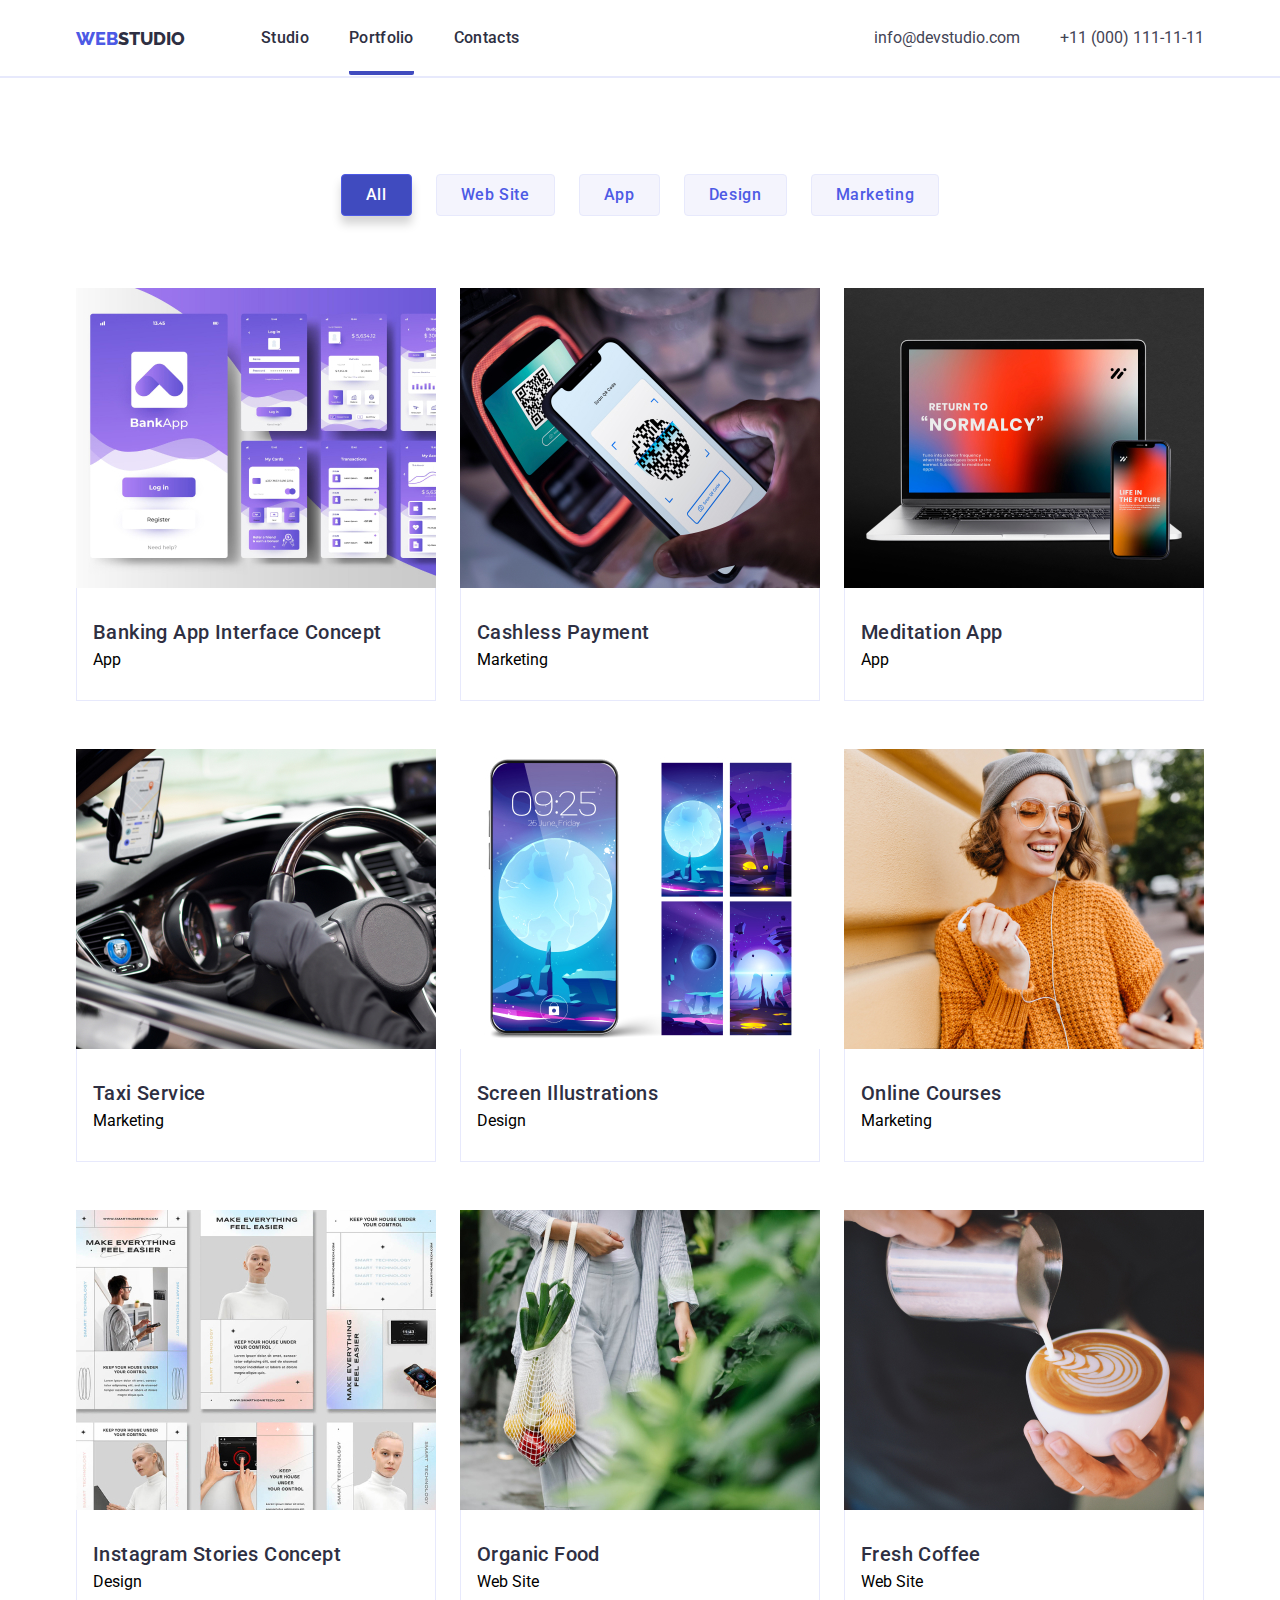
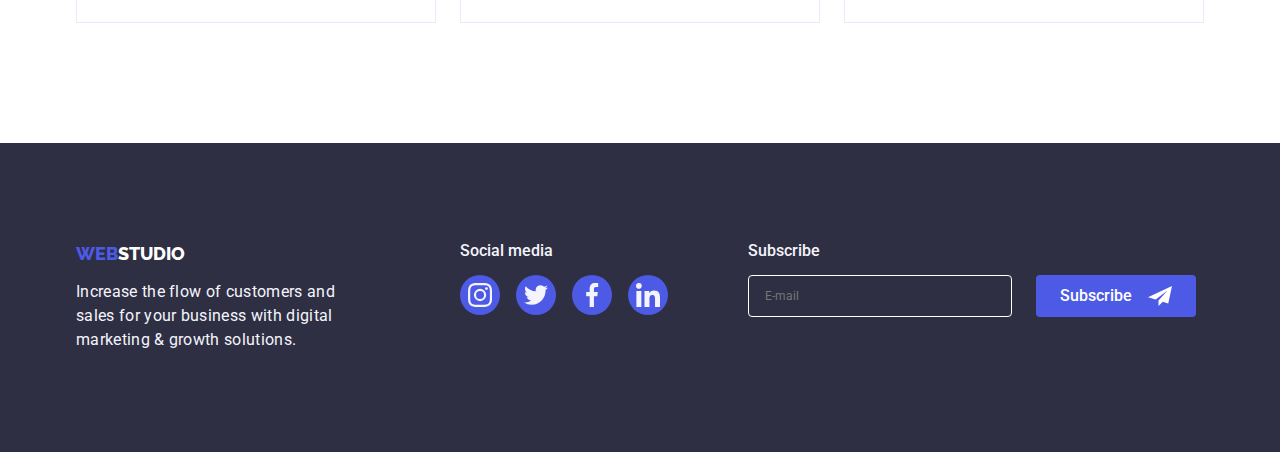
<file: portfolio.html>
<!DOCTYPE html>
<html lang="en">
  <head>
    <meta charset="UTF-8" />
    <meta name="viewport" content="width=device-width, initial-scale=1.0" />
    <link rel="stylesheet" href="styles/portfolio.css" />
    <link rel="preconnect" href="https://fonts.googleapis.com" />
    <link rel="preconnect" href="https://fonts.gstatic.com" crossorigin />
    <link
      href="https://fonts.googleapis.com/css2?family=Raleway:ital,wght@0,800;1,800&family=Roboto:wght@400;500;700&display=swap"
      rel="stylesheet"
    />
    <title>Portfolio</title>
  </head>
  <body>
    <div id="burgerMenu" class="overlay-burger">
      <a href="#" class="close-burger">
        <svg
          width="8"
          height="8"
          fill="none"
          xmlns="http://www.w3.org/2000/svg"
        >
          <path
            d="M8 .806 7.194 0 4 3.194.806 0 0 .806 3.194 4 0 7.194.806 8 4 4.806 7.194 8 8 7.194 4.806 4 8 .806z"
            fill="#2E2F42"
          />
        </svg>
      </a>
      <div class="overlay-content flex">
        <div class="burger-menu-links">
          <a href="index.html" class="burger-menu__link">Studio</a>
          <a href="portfolio.html" class="burger-menu__link">Portfolio</a>
          <a href="#!" class="burger-menu__link">Contacts</a>
        </div>
        <div class="burger-menu-contact-methods">
          <div class="tel-mail flex">
            <a href="tel:+110001111111" class="burger-menu__tel"
              >+11 (000) 111-11-11</a
            >
            <a href="mailto:info@devstudio.com" class="burger-menu__mail"
              >info@devstudio.com</a
            >
          </div>

          <ul class="burger-socials-list flex">
            <li class="burger-socials__item">
              <a href="#!" class="burger-socials__link">
                <svg
                  width="16"
                  height="16"
                  fill="none"
                  xmlns="http://www.w3.org/2000/svg"
                >
                  <g clip-path="url(#a)" fill="#F4F4FD">
                    <path
                      d="M15.984 4.704c-.037-.85-.175-1.435-.372-1.941a3.905 3.905 0 0 0-.925-1.419 3.938 3.938 0 0 0-1.416-.922c-.51-.197-1.09-.335-1.94-.372C10.473.01 10.2 0 8.03 0 5.857 0 5.585.01 4.732.047c-.85.037-1.434.175-1.94.372a3.904 3.904 0 0 0-1.42.925A3.94 3.94 0 0 0 .45 2.76C.253 3.27.116 3.85.078 4.7c-.04.857-.05 1.13-.05 3.301 0 2.173.01 2.445.047 3.298.037.85.175 1.435.372 1.941.203.538.519 1.019.925 1.42.4.405.885.721 1.416.921.51.197 1.09.335 1.941.372.853.038 1.125.047 3.298.047 2.172 0 2.444-.01 3.297-.047.85-.037 1.435-.175 1.941-.372a4.093 4.093 0 0 0 2.341-2.34c.197-.51.335-1.092.372-1.942.038-.853.047-1.125.047-3.297 0-2.173-.003-2.445-.04-3.298Zm-1.44 6.532c-.035.782-.166 1.204-.276 1.485a2.655 2.655 0 0 1-1.519 1.52c-.281.109-.706.24-1.484.274-.844.038-1.097.047-3.232.047-2.135 0-2.391-.01-3.232-.047-.782-.034-1.204-.165-1.485-.275a2.462 2.462 0 0 1-.919-.597 2.487 2.487 0 0 1-.597-.919c-.11-.281-.24-.706-.275-1.484-.037-.844-.047-1.098-.047-3.232 0-2.135.01-2.391.047-3.232.035-.782.166-1.203.275-1.485.128-.347.332-.662.6-.919.26-.265.572-.469.92-.597.28-.11.706-.24 1.484-.275.844-.037 1.097-.047 3.232-.047 2.138 0 2.39.01 3.232.047.781.035 1.203.166 1.484.275.347.128.663.332.92.597.265.26.468.572.596.92.11.28.241.706.275 1.484.038.844.047 1.097.047 3.232 0 2.135-.009 2.385-.046 3.229Z"
                    />
                    <path
                      d="M8.03 3.891a4.111 4.111 0 0 0 0 8.22 4.111 4.111 0 0 0 0-8.22Zm0 6.777a2.667 2.667 0 1 1 0-5.334 2.667 2.667 0 0 1 0 5.334ZM13.262 3.729a.96.96 0 1 1-1.92 0 .96.96 0 0 1 1.92 0Z"
                    />
                  </g>
                  <defs>
                    <clipPath>
                      <path fill="#fff" d="M0 0h16v16H0z" />
                    </clipPath>
                  </defs>
                </svg>
              </a>
            </li>
            <li class="burger-socials__item">
              <a href="#!" class="burger-socials__link">
                <svg
                  width="16"
                  height="16"
                  fill="none"
                  xmlns="http://www.w3.org/2000/svg"
                >
                  <g clip-path="url(#a)">
                    <path
                      d="M16 3.039a6.839 6.839 0 0 1-1.89.518 3.262 3.262 0 0 0 1.443-1.813 6.555 6.555 0 0 1-2.08.794A3.28 3.28 0 0 0 7.799 4.78c0 .26.022.51.076.748a9.284 9.284 0 0 1-6.761-3.431 3.285 3.285 0 0 0 1.008 4.384A3.24 3.24 0 0 1 .64 6.078v.036a3.295 3.295 0 0 0 2.628 3.223 3.274 3.274 0 0 1-.86.108 2.9 2.9 0 0 1-.621-.056 3.311 3.311 0 0 0 3.065 2.285 6.59 6.59 0 0 1-4.067 1.399c-.269 0-.527-.012-.785-.045A9.234 9.234 0 0 0 5.032 14.5c6.036 0 9.336-5 9.336-9.334 0-.145-.005-.285-.012-.424A6.544 6.544 0 0 0 16 3.039Z"
                      fill="#F4F4FD"
                    />
                  </g>
                  <defs>
                    <clipPath>
                      <path fill="#fff" d="M0 0h16v16H0z" />
                    </clipPath>
                  </defs>
                </svg>
              </a>
            </li>
            <li class="burger-socials__item">
              <a href="#!" class="burger-socials__link">
                <svg
                  width="16"
                  height="16"
                  fill="none"
                  xmlns="http://www.w3.org/2000/svg"
                >
                  <g clip-path="url(#a)">
                    <path
                      d="M10.665 2.657h1.46V.113A18.862 18.862 0 0 0 9.997 0C7.891 0 6.45 1.325 6.45 3.76V6H4.125v2.844h2.324V16h2.849V8.845h2.23L11.882 6H9.297V4.04c.001-.822.222-1.384 1.368-1.384Z"
                      fill="#F4F4FD"
                    />
                  </g>
                  <defs>
                    <clipPath>
                      <path fill="#fff" d="M0 0h16v16H0z" />
                    </clipPath>
                  </defs>
                </svg>
              </a>
            </li>
            <li class="burger-socials__item">
              <a href="#!" class="burger-socials__link">
                <svg
                  width="16"
                  height="16"
                  fill="none"
                  xmlns="http://www.w3.org/2000/svg"
                >
                  <g clip-path="url(#a)" fill="#F4F4FD">
                    <path
                      d="M15.996 16H16V10.13c0-2.87-.618-5.082-3.974-5.082-1.613 0-2.696.886-3.138 1.725h-.047V5.317H5.66V16h3.314V10.71c0-1.393.264-2.74 1.988-2.74 1.7 0 1.725 1.59 1.725 2.83V16h3.31ZM.264 5.318h3.317V16H.264V5.318ZM1.921 0C.861 0 0 .86 0 1.92c0 1.06.86 1.94 1.921 1.94s1.922-.88 1.922-1.94C3.842.861 2.98 0 1.92 0Z"
                    />
                  </g>
                  <defs>
                    <clipPath>
                      <path fill="#fff" d="M0 0h16v16H0z" />
                    </clipPath>
                  </defs>
                </svg>
              </a>
            </li>
          </ul>
        </div>
      </div>
    </div>
    <header class="header">
      <div class="container flex">
        <div class="header-navigation flex">
          <a href="index.html" class="header__logo logo">
            <span class="header__logo-highlighted">Web</span>Studio
          </a>
          <nav class="header__nav">
            <ul class="header-nav__list flex">
              <li class="header-nav__item">
                <a href="index.html" class="header-nav__link">Studio</a>
              </li>
              <li class="header-nav__item">
                <a href="portfolio.html" class="header-nav__link">Portfolio</a>
              </li>
              <li class="header-nav__item">
                <a href="#!" class="header-nav__link">Contacts</a>
              </li>
            </ul>
          </nav>
        </div>
        <div class="burger">
          <button class="open-burger">
            <svg
              width="32"
              height="22"
              viewBox="0 0 32 22"
              fill="none"
              xmlns="http://www.w3.org/2000/svg"
            >
              <g clip-path="url(#clip0_297053_2156)">
                <path
                  d="M1.34766 20.0431H30.8861M1.34766 10.7354H30.8861M1.34766 1.42773H30.8861"
                  stroke="#2E2F42"
                  stroke-width="3"
                  stroke-linecap="round"
                  stroke-linejoin="round"
                />
              </g>
              <defs>
                <clipPath id="clip0_297053_2156">
                  <rect width="32" height="22" fill="white" />
                </clipPath>
              </defs>
            </svg>
          </button>
        </div>
        <div class="header-info flex">
          <a href="mailto:info@devstudio.com" class="header__mail"
            >info@devstudio.com</a
          >
          <a href="tel:+110001111111" class="header__tel"
            >+11 (000) 111-11-11</a
          >
        </div>
      </div>
    </header>

    <main class="main">
      <h1 class="visually-hidden">Main content</h1>
      <div class="container">
        <section class="portfolio">
          <h2 class="visually-hidden">Portfolio section</h2>
          <ul class="portfolio-filters flex">
            <li class="portfolio-filters__item">
              <button type="button" class="tab-button active">All</button>
            </li>
            <li class="portfolio-filters__item">
              <button type="button" class="tab-button">Web Site</button>
            </li>
            <li class="portfolio-filters__item">
              <button type="button" class="tab-button">App</button>
            </li>
            <li class="portfolio-filters__item">
              <button type="button" class="tab-button">Design</button>
            </li>
            <li class="portfolio-filters__item">
              <button type="button" class="tab-button">Marketing</button>
            </li>
          </ul>
          <ul class="portfolio-list grid">
            <li class="portfolio-list__item">
              <figure class="portfolio-project">
                <img
                  src="images/portfolio/1.jpg"
                  alt="banking app ui"
                  class="portfolio-project__img"
                  loading="lazy"
                />
                <figcaption class="portfolio-project__descr">
                  <h3 class="portfolio-project__name">
                    Banking App Interface Concept
                  </h3>
                  <p class="portfolio-project__category">App</p>
                </figcaption>
              </figure>
            </li>
            <li class="portfolio-list__item">
              <figure class="portfolio-project">
                <img
                  src="images/portfolio/2.jpg"
                  alt="Cashless Payment"
                  class="portfolio-project__img"
                  loading="lazy"
                />
                <figcaption class="portfolio-project__descr">
                  <h3 class="portfolio-project__name">Cashless Payment</h3>
                  <p class="portfolio-project__category">Marketing</p>
                </figcaption>
              </figure>
            </li>
            <li class="portfolio-list__item">
              <figure class="portfolio-project">
                <img
                  src="images/portfolio/3.jpg"
                  alt="meditation app ui"
                  class="portfolio-project__img"
                  loading="lazy"
                />
                <figcaption class="portfolio-project__descr">
                  <h3 class="portfolio-project__name">Meditation App</h3>
                  <p class="portfolio-project__category">App</p>
                </figcaption>
              </figure>
            </li>
            <li class="portfolio-list__item">
              <figure class="portfolio-project">
                <img
                  src="images/portfolio/4.jpg"
                  alt="cab driver"
                  class="portfolio-project__img"
                  loading="lazy"
                />
                <figcaption class="portfolio-project__descr">
                  <h3 class="portfolio-project__name">Taxi Service</h3>
                  <p class="portfolio-project__category">Marketing</p>
                </figcaption>
              </figure>
            </li>
            <li class="portfolio-list__item">
              <figure class="portfolio-project">
                <img
                  src="images/portfolio/5.jpg"
                  alt="backgrounds for mobile screen"
                  class="portfolio-project__img"
                  loading="lazy"
                />
                <figcaption class="portfolio-project__descr">
                  <h3 class="portfolio-project__name">Screen Illustrations</h3>
                  <p class="portfolio-project__category">Design</p>
                </figcaption>
              </figure>
            </li>
            <li class="portfolio-list__item">
              <figure class="portfolio-project">
                <img
                  src="images/portfolio/6.jpg"
                  alt="the girl with the glasses is looking at her phone"
                  class="portfolio-project__img"
                  loading="lazy"
                />
                <figcaption class="portfolio-project__descr">
                  <h3 class="portfolio-project__name">Online Courses</h3>
                  <p class="portfolio-project__category">Marketing</p>
                </figcaption>
              </figure>
            </li>
            <li class="portfolio-list__item">
              <figure class="portfolio-project">
                <img
                  src="images/portfolio/7.jpg"
                  alt="Instagram Stories Concept (design)"
                  class="portfolio-project__img"
                  loading="lazy"
                />
                <figcaption class="portfolio-project__descr">
                  <h3 class="portfolio-project__name">
                    Instagram Stories Concept
                  </h3>
                  <p class="portfolio-project__category">Design</p>
                </figcaption>
              </figure>
            </li>
            <li class="portfolio-list__item">
              <figure class="portfolio-project">
                <img
                  src="images/portfolio/8.jpg"
                  alt="woman with a bag of healthy vegetables"
                  class="portfolio-project__img"
                  loading="lazy"
                />
                <figcaption class="portfolio-project__descr">
                  <h3 class="portfolio-project__name">Organic Food</h3>
                  <p class="portfolio-project__category">Web Site</p>
                </figcaption>
              </figure>
            </li>
            <li class="portfolio-list__item">
              <figure class="portfolio-project">
                <img
                  src="images/portfolio/9.jpg"
                  alt="A barista makes a cappuccino"
                  class="portfolio-project__img"
                  loading="lazy"
                />
                <figcaption class="portfolio-project__descr">
                  <h3 class="portfolio-project__name">Fresh Coffee</h3>
                  <p class="portfolio-project__category">Web Site</p>
                </figcaption>
              </figure>
            </li>
          </ul>
        </section>
      </div>
    </main>

    <footer class="footer">
      <div class="container flex">
        <div class="footer-text">
          <a href="#!" class="footer__logo logo">
            <span class="header__logo-highlighted">Web</span>Studio
          </a>
          <p class="footer__descr">
            Increase the flow of customers and sales for your business with
            digital marketing & growth solutions.
          </p>
        </div>
        <div class="footer-socials">
          <p class="footer-socials__title">Social media</p>
          <ul class="footer-socials-list flex">
            <li class="footer-socials__item">
              <a href="#!" class="footer-socials__link flex">
                <svg
                  width="24"
                  height="24"
                  viewBox="0 0 24 24"
                  fill="none"
                  xmlns="http://www.w3.org/2000/svg"
                >
                  <g clip-path="url(#clip0_660329_17)">
                    <path
                      d="M23.976 7.056c-.056-1.275-.262-2.152-.557-2.912a5.857 5.857 0 0 0-1.39-2.128A5.905 5.905 0 0 0 19.908.633C19.143.338 18.27.13 16.996.075 15.71.015 15.303 0 12.045 0 8.786 0 8.378.014 7.098.07 5.823.127 4.946.333 4.187.628a5.856 5.856 0 0 0-2.129 1.388A5.91 5.91 0 0 0 .675 4.14C.38 4.904.173 5.776.117 7.05.057 8.337.042 8.745.042 12.003c0 3.259.014 3.667.07 4.947.057 1.274.263 2.15.559 2.91a5.92 5.92 0 0 0 1.388 2.129c.6.608 1.327 1.082 2.124 1.382.764.295 1.636.501 2.912.558 1.28.056 1.687.07 4.946.07 3.258 0 3.666-.014 4.946-.07 1.275-.057 2.152-.263 2.912-.558a6.14 6.14 0 0 0 3.511-3.512c.295-.764.5-1.636.557-2.911.056-1.281.07-1.69.07-4.948s-.004-3.666-.06-4.946zm-2.16 9.799c-.052 1.172-.25 1.805-.413 2.227a3.98 3.98 0 0 1-2.28 2.278c-.42.165-1.058.361-2.226.413-1.266.056-1.645.07-4.848.07s-3.587-.014-4.849-.07c-1.17-.052-1.804-.248-2.226-.413a3.693 3.693 0 0 1-1.378-.895 3.73 3.73 0 0 1-.896-1.378c-.164-.422-.36-1.06-.412-2.227-.056-1.266-.07-1.646-.07-4.848 0-3.203.014-3.587.07-4.848.051-1.172.248-1.805.412-2.227.193-.52.498-.994.9-1.379.39-.398.859-.703 1.38-.895.421-.164 1.059-.36 2.226-.413 1.266-.056 1.646-.07 4.848-.07 3.207 0 3.587.014 4.848.07 1.172.052 1.805.25 2.227.413.52.192.993.497 1.377.895.399.39.703.858.896 1.379.164.422.36 1.06.412 2.227.056 1.266.07 1.645.07 4.848 0 3.202-.014 3.577-.07 4.843z"
                      fill="#F4F4FD"
                    />
                    <path
                      d="M12.045 5.837a6.167 6.167 0 0 0-6.166 6.165 6.167 6.167 0 0 0 6.165 6.166 6.167 6.167 0 0 0 6.165-6.166 6.167 6.167 0 0 0-6.165-6.165zm0 10.165a4 4 0 1 1 0-8 4 4 0 0 1 0 8z"
                      fill="#F4F4FD"
                    />
                    <path
                      d="M19.893 5.593a1.44 1.44 0 1 1-2.879 0 1.44 1.44 0 0 1 2.88 0z"
                      fill="#F4F4FD"
                    />
                  </g>
                  <defs>
                    <clipPath id="clip0_660329_17">
                      <rect width="24" height="24" fill="white" />
                    </clipPath>
                  </defs>
                </svg>
              </a>
            </li>
            <li class="footer-socials__item">
              <a href="#!" class="footer-socials__link flex">
                <svg
                  width="24"
                  height="24"
                  viewBox="0 0 24 24"
                  fill="none"
                  xmlns="http://www.w3.org/2000/svg"
                >
                  <g clip-path="url(#clip0_660329_108)">
                    <path
                      d="M24 4.558c-.892.392-1.844.651-2.835.777a4.893 4.893 0 0 0 2.164-2.72c-.951.568-2.001.968-3.12 1.192a4.92 4.92 0 0 0-8.51 3.365c-.001.39.032.765.113 1.122-4.09-.2-7.71-2.16-10.142-5.147A4.954 4.954 0 0 0 1 5.634c0 1.704.877 3.215 2.185 4.09A4.86 4.86 0 0 1 .96 9.116v.054a4.943 4.943 0 0 0 3.942 4.835c-.4.11-.837.162-1.29.162a4.35 4.35 0 0 1-.931-.083c.638 1.948 2.447 3.38 4.598 3.427a9.886 9.886 0 0 1-6.1 2.1c-.404 0-.79-.019-1.178-.068a13.852 13.852 0 0 0 7.548 2.208c9.054 0 14.004-7.5 14.004-14 0-.219-.007-.429-.018-.637A9.816 9.816 0 0 0 24 4.558z"
                      fill="#F4F4FD"
                    />
                  </g>
                  <defs>
                    <clipPath id="clip0_660329_108">
                      <rect width="24" height="24" fill="white" />
                    </clipPath>
                  </defs>
                </svg>
              </a>
            </li>
            <li class="footer-socials__item">
              <a href="#!" class="footer-socials__link flex flex">
                <svg
                  width="24"
                  height="24"
                  viewBox="0 0 24 24"
                  fill="none"
                  xmlns="http://www.w3.org/2000/svg"
                >
                  <g clip-path="url(#clip0_660329_3)">
                    <path
                      d="M15.997 3.985h2.19V.17C17.81.116 16.51 0 14.998 0c-3.16 0-5.324 1.987-5.324 5.64V9H6.187v4.266h3.486V24h4.274V13.267h3.345L17.822 9h-3.876V6.063c0-1.233.333-2.077 2.05-2.077z"
                      fill="#F4F4FD"
                    />
                  </g>
                  <defs>
                    <clipPath id="clip0_660329_3">
                      <rect width="24" height="24" fill="white" />
                    </clipPath>
                  </defs>
                </svg>
              </a>
            </li>
            <li class="footer-socials__item">
              <a href="#!" class="footer-socials__link flex">
                <svg
                  width="24"
                  height="24"
                  viewBox="0 0 24 24"
                  fill="none"
                  xmlns="http://www.w3.org/2000/svg"
                >
                  <g clip-path="url(#clip0_660329_152)">
                    <path
                      d="M23.994 24H24v-8.803c0-4.306-.927-7.623-5.96-7.623-2.42 0-4.045 1.328-4.708 2.587h-.07V7.977H8.49V24h4.97v-7.935c0-2.089.395-4.109 2.982-4.109 2.55 0 2.587 2.384 2.587 4.243V24h4.964z"
                      fill="#F4F4FD"
                    />
                    <path d="M.396 7.977h4.976V24H.396V7.977z" fill="#F4F4FD" />
                    <path
                      d="M2.882 0A2.883 2.883 0 0 0 0 2.882c0 1.59 1.29 2.91 2.882 2.91 1.59 0 2.882-1.32 2.882-2.91A2.884 2.884 0 0 0 2.882 0z"
                      fill="#F4F4FD"
                    />
                  </g>
                  <defs>
                    <clipPath id="clip0_660329_152">
                      <rect width="24" height="24" fill="white" />
                    </clipPath>
                  </defs>
                </svg>
              </a>
            </li>
          </ul>
        </div>
        <div class="footer-form">
          <p class="footer-form__title">Subscribe</p>
          <form id="footerSubscribe" class="footer-subscribe-form flex">
            <input
              type="email"
              placeholder="E-mail"
              class="footer-form__input"
              required
            />
            <button type="submit" class="footer-form__button">
              Subscribe
              <svg
                width="24"
                height="24"
                fill="none"
                xmlns="http://www.w3.org/2000/svg"
              >
                <path
                  d="M24 2 0 13.25l7.67 2.367L19.5 6.375l-8.998 10.116.007.003-.009-.003V22l4.301-4.182 5.45 1.682L24 2z"
                  fill="#fff"
                />
              </svg>
            </button>
          </form>
        </div>
      </div>
    </footer>
    <script src="js/links.js"></script>
    <script src="js/burger.js"></script>
  </body>
</html>
</file>
<file: styles/main.css>
@import 'static/header.css';
@import 'static/footer.css';
@import 'normalize.css';
@import 'static/vars.css';
@import 'static/default.css';

/* modal */
.modal {
    display: none;
    position: fixed;
    left: 0;
    top: 0;
    width: 100%;
    height: 100%;
    overflow: none;
    background-color: rgb(0,0,0);
    background-color: rgba(0,0,0, .4);
}
.modal-content {
    background-color: #fefefe;
    margin: 80px auto;
    padding: 24px;
    border: 1px solid rgba(0,0,0, .2);
    width: 408px;
    height: 584px;
    border-radius: 4px;
}
.close-wrapper {
    display: flex;
    justify-content: flex-end;
}
.close {
    color: #aaa;
    font-size: 18px;
    width: 24px;
    height: 24px;
    border: 1px solid rgba(0,0,0, .1);
    line-height: 22px;
    text-align: center;
    border-radius: 50%;
    background-color: var(--color-cornflower);
}

.close:hover,
.close:focus {
    color: black;
    text-decoration: none;
    cursor: pointer;
}

.modal__title {
    padding-block: 24px 16px;
    font-size: 16px;
    font-weight: 500;
    line-height: 1.5;
    letter-spacing: .32px;
    text-align: center;
}

.modal-form-input__name,
.privacy-text {
    font-size: 12px;
    font-weight: 400;
    line-height: 1.15;
    letter-spacing: 0.36px;
    margin-bottom: 4px;
    color: var(--color-light-slate);
}

.modal-form__label {
    display: flex;
    align-items: center;
    border: 1px solid var(--color-navy-blue-modal-40);
    border-radius: 4px;
    padding: 8px 16px;
}

.modal-form__label:focus-within,
.modal-form__textarea:focus {
    border-color: var(--color-iris);
}

.modal-form__label:focus-within .modal-form-input__icon path {
    fill: var(--color-iris);
}

.modal-form__label:not(:last-child) {
    margin-bottom: 8px;
}

.modal-form__input {
    width: 100%;
    border: 0;
    outline: 0;
    padding-inline: 5px 0;
}

.modal-form__textarea {
    border: 1px solid var(--color-navy-blue-modal-40);
    border-radius: 4px;
    outline: none;
    width: 100%;
    height: 120px;
    resize: none;
    padding: 8px 16px;
    margin-bottom: 16px;
}

.modal-form__checkbox {
    display: flex;
    align-items: center;
    margin-bottom: 24px;
}

.modal-form__checkbox input {
    margin: 0 8px 0 0;
}

.privacy-text {
    margin: 0;
}

.privacy__link {
    color: var(--color-iris);
    text-decoration: underline;
}

.modal-form__button {
    width: 169px;
    height: 56px;
    padding: 16px 32px;
    border: 0;
    background-color: var(--color-iris);
    margin-left: 96px;
    font-weight: 500;
    color: var(--color-white);
    cursor: pointer;
}

.modal-form__button:hover{
    background-color: var(--color-ocean);
}
/* hero */
.hero {
    background: url("../images/hero-bg.jpg") center/cover no-repeat;
}

.overlay {
    background-color: var(--color-grey-70);
    padding-block: 188px;
    text-align: center;
}

.hero .container {
    display: flex;
    flex-direction: column;
    align-items: center;
}

.hero__title {
    max-width: 496px;
    font-weight: 700;
    font-size: 56px;
    line-height: 60px;
    letter-spacing: 1.12px;
    color: var(--color-white);
    margin-bottom: 48px;
}

.hero__button {
    padding: 16px 32px;
    color: var(--color-white);
    letter-spacing: 0.6px;
    line-height: 24px;
    font-weight: 500;
    background-color: var(--color-iris);
    border: 0;
    cursor: pointer;
}

.hero__button:hover {
    background-color: var(--color-ocean);
}

/* benefits */
.benefits {
    padding-block: 120px;
}

.benefits-list {
    grid-template-columns: repeat(4, 1fr);
    column-gap: 24px;
}

.benefits-card__icon {
    background-color: var(--color-cloud);
    padding: 24px 100px;
    margin-bottom: 8px;
}

.benefits-card__title {
    font-size: 20px;
    font-weight: 500;
    line-height: 24px;
    letter-spacing: 0.4px;
    margin-bottom: 8px;
    color: var(--color-navy-blue);
}

.benefits-card__descr {
    line-height: 24px;
    color: var(--color-slate);
}


/* activity */
.activity {
    padding-bottom: 120px;
}

.activity__title {
    font-size: 36px;
    font-weight: 700;
    line-height: 1.1;
    letter-spacing: 0.72px;
    color: var(--color-navy-blue);
    margin-bottom: 72px;
    text-align: center;
}

.activity-photos {
    display: flex;
    justify-content: space-between;
}

/* team */
.team {
    padding-block: 120px;
    background-color: var(--color-cloud);
}

.team__title {
    font-weight: 700;
    font-size: 36px;
    line-height: 1.1;
    text-align: center;
    letter-spacing: 0.72px;
    margin-bottom: 72px;
}

.team-list {
    justify-content: space-between;
}

.team-member:hover .member-socials-list {
    animation: showSocials 1s linear .5s 1 forwards;
}

@keyframes showSocials {
    from {
        opacity: 0;
    } to {
        opacity: 1;
    }
}

.team-member-info {
    padding: 32px 16px;
    text-align: center;
    background-color: var(--color-white);
}

.team-member__name {
    color: var(--color-navy-blue);
    font-weight: 500;
    font-size: 20px;
    line-height: 1.2;
    letter-spacing: 0.4px;
    margin-bottom: 8px;
}

.team-member__descr {
    color: var(--color-slate);
    margin-bottom: 12px;
}

.member-socials-list {
    opacity: 0;
    justify-content: space-between;
}

.member-socials__link {
    display: inline-block;
    width: 40px;
    height: 40px;
    display: flex;
    justify-content: center;
    align-items: center;
    border-radius: 50%;
    background-color: var(--color-iris);
    color: var(--color-cloud);
}

/* customers */
.customers {
    padding-block: 120px;
}

.customers__title {
    font-weight: 700;
    font-size: 36px;
    line-height: 1.1;
    letter-spacing: 0.72px;
    color: var(--color-navy-blue);
    text-align: center;
    margin-bottom: 72px;
}

.customers-list {
    justify-content: space-between;
}

.customers-list__link {
    display: inline-block;
    padding: 16px 32px;
    border: 1px solid var(--color-light-slate);
    border-radius: 4px;
}

@media (max-width: 1168px){
    .benefits {
        padding-block: 96px;
    }
    .benefits-list {
        grid-template-columns: repeat(2, auto);
        row-gap: 72px;
    }
    .benefits-card__icon {
        display: none;
    }
    .benefits-card__title {
        font-size: 36px;
    }
    .activity {
        display: none;
    }
    .team {
        padding-block: 104px;
    }
    .team-list {
        flex-wrap: wrap;
        justify-content: center;
        gap: 64px 24px;
    }
    .team__title {
        margin-bottom: 64px;
    }
    .member-socials-list {
        animation: none !important;
        opacity: 1;
    }
    .customers {
        padding-block: 96px;
    }
    .customers-list {
        flex-wrap: wrap;
        justify-content: center;
        gap: 72px 24px;
    }
}

@media (max-width: 660px) {
    .header__nav,
    .header-info {
        display: none;
    }
    
    .burger {
        display: block;
    }

    .benefits-list {
        grid-template-columns: repeat(1, 1fr);
    }
}
</file>
<file: styles/portfolio.css>
@import "normalize.css";
@import "static/vars.css";
@import "static/default.css";
@import "static/header.css";
@import "static/footer.css";

/* elements */

.tab-button {
  font-family: var(--font-family-base);
  padding: 12px 24px;
  color: var(--color-iris);
  letter-spacing: 0.64px;
  font-weight: 500;
  border: 1px solid var(--color-cornflower);
  border-radius: 4px;
  background-color: var(--color-cloud);
  cursor: pointer;
}

.tab-button:hover {
  color: var(--color-white);
  background-color: var(--color-ocean);
  -webkit-box-shadow: 0px 8px 10px 0px rgba(0, 0, 0, 0.17);
  -moz-box-shadow: 0px 8px 10px 0px rgba(0, 0, 0, 0.17);
  box-shadow: 0px 8px 10px 0px rgba(0, 0, 0, 0.17);
  border-color: var(--color-iris);
}

.tab-button.active {
  color: var(--color-white);
  background-color: var(--color-ocean);
  -webkit-box-shadow: 0px 8px 10px 0px rgba(0, 0, 0, 0.17);
  -moz-box-shadow: 0px 8px 10px 0px rgba(0, 0, 0, 0.17);
  box-shadow: 0px 8px 10px 0px rgba(0, 0, 0, 0.17);
  border-color: var(--color-iris);
}

/* header */
.header {
  border-bottom: 2px solid var(--color-cornflower);
}

/* main */
.main {
  padding-block: 96px 120px;
}

/* portfolio */
.portfolio-filters {
  justify-content: center;
  column-gap: 24px;
  margin-bottom: 72px;
  flex-wrap: wrap;
}

.portfolio-list {
  grid-template-columns: repeat(3, 1fr);
  column-gap: 24px;
  row-gap: 48px;
}

.portfolio-project__descr {
  padding: 32px 16px;
  border: 1px solid var(--color-cornflower);
  border-top: 0;
}

.portfolio-project__name {
  font-size: 20px;
  font-weight: 500;
  line-height: 1.2;
  letter-spacing: 0.4px;
  color: var(--color-navy-blue);
  margin-bottom: 8px;
}

@media (max-width: 1168px) {
  .portfolio-list {
    grid-template-columns: repeat(2, 1fr);
    justify-items: center;
  }
}


@media (max-width: 624px) {
  .portfolio-filters {
    row-gap: 20px;
  }
}
</file>
